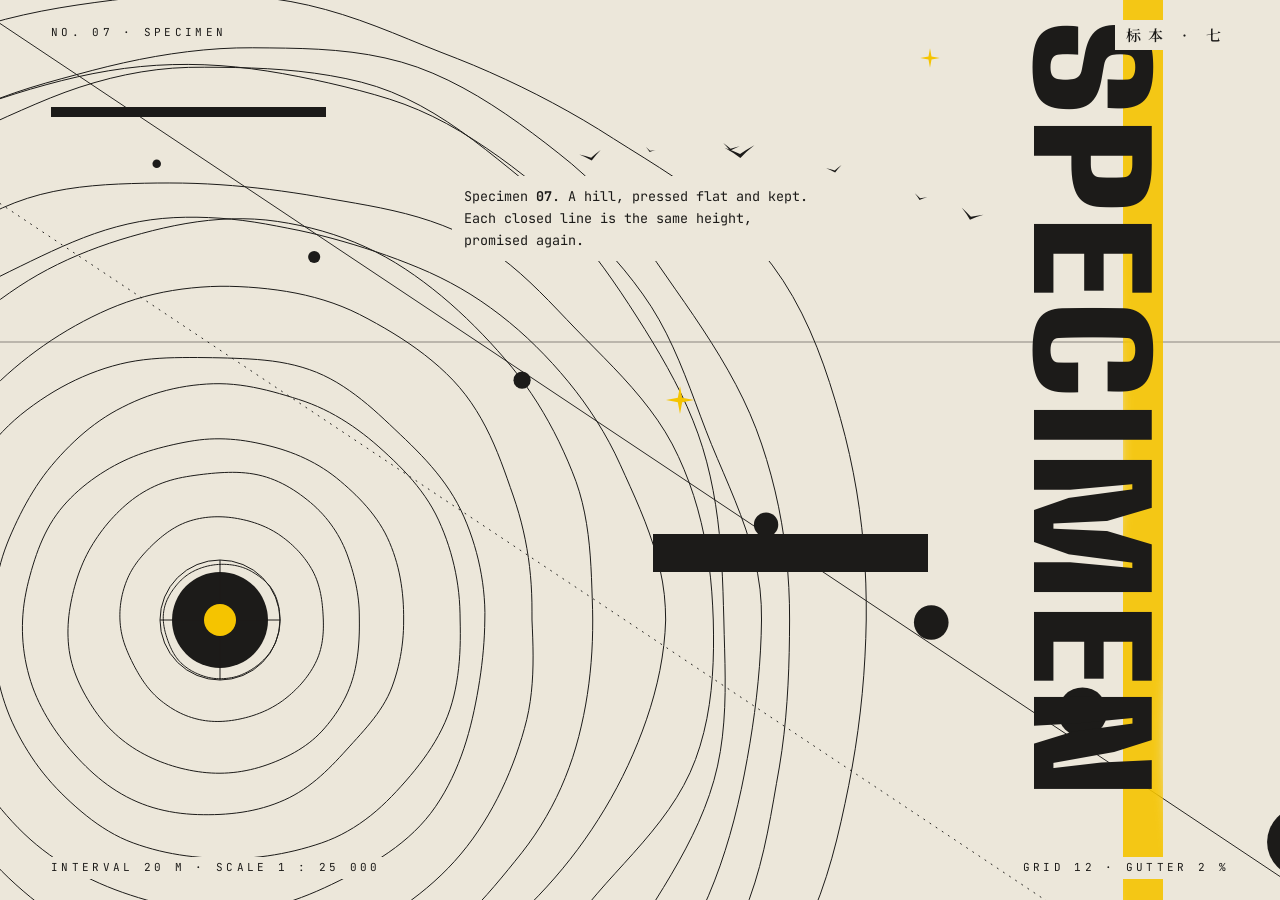
<file: examples/asymmetric-grid.html>
<!doctype html>
<html lang="en">
<head>
<meta charset="utf-8">
<meta name="viewport" content="width=device-width, initial-scale=1">
<title>Specimen 07 · KCL example · Asymmetric Grid</title>
<link rel="preconnect" href="https://fonts.googleapis.com">
<link href="https://fonts.googleapis.com/css2?family=Big+Shoulders+Display:wght@900&family=JetBrains+Mono:wght@400;700&display=swap" rel="stylesheet">
<link href="https://fonts.googleapis.com/css2?family=Noto+Serif+SC:wght@600&text=标本七号等高&display=swap" rel="stylesheet">
<style>
  /* KCL example: Asymmetric Grid, Mono mode. Tension: a hill pressed flat, pinned by a twelve-column grid. */
  :root {
    --paper: #ece7da;
    --ink: #1c1b19;
    --signal: #f5c400;
    --ghost: color-mix(in oklab, var(--ink) 12%, transparent);
    --display: "Big Shoulders Display", "Liberation Sans Narrow", "Arial Narrow", sans-serif;
    --text: "JetBrains Mono", "DejaVu Sans Mono", monospace;
    --cjk: "Noto Serif SC", "Noto Serif CJK SC", serif;
    --margin: 4%;
    --gutter: 2vw;
  }
  * { box-sizing: border-box; }
  html { background: var(--paper); }
  body { margin: 0; color: var(--ink); font-family: var(--text); }

  /* The stage is a 12-column grid (archetype 3). Subject and System bleed under it. */
  .stage { position: relative; min-height: 100vh; overflow: hidden;
    display: grid; grid-template-columns: repeat(12, minmax(0, 1fr)); grid-template-rows: repeat(12, 1fr);
    column-gap: var(--gutter); padding: calc(var(--margin) * 0.75) var(--margin); }
  .bleed { position: absolute; inset: 0; pointer-events: none; }
  .l-subject { z-index: 1; }
  .l-system { z-index: 3; }
  .l-signal { z-index: 4; }
  .l-overlay { z-index: 8; }
  .stage > .cell { position: relative; z-index: 5; }
  .stage svg.full { position: absolute; inset: 0; width: 100%; height: 100%; }

  /* Plane layer: column-aligned ink bars. */
  .bar-a { grid-column: 7 / 10; grid-row: 8 / 9; background: var(--ink); z-index: 2; align-self: center; height: 56%; }
  .bar-b { grid-column: 1 / 4; grid-row: 2 / 3; background: var(--ink); z-index: 2; align-self: start; height: 14%; }

  /* Plane type: vertical, condensed, stretched along its reading axis, bleeding off the bottom. */
  .plane-type { grid-column: 10 / 13; grid-row: 1 / 13; z-index: 2; justify-self: center; align-self: start;
    writing-mode: vertical-rl; font: 900 11.5vw/0.9 var(--display); letter-spacing: 0.02em; text-transform: uppercase;
    transform: scaleY(1.35); transform-origin: top center; color: var(--ink); margin-top: -2vh; user-select: none; }

  /* Mark type at the content corners. */
  .mark { position: absolute; z-index: 6; padding: 0.5em 0.7em; margin: -0.5em -0.7em; background: var(--paper); font: 400 11px/1 var(--text); letter-spacing: 0.3em; text-transform: uppercase; white-space: nowrap; }
  .mark.tl { left: var(--margin); top: 3%; } .mark.tr { right: var(--margin); top: 3%; }
  .mark.bl { left: var(--margin); bottom: 3%; } .mark.br { right: var(--margin); bottom: 3%; }
  .mark.cjk { font: 600 15px/1 var(--cjk); letter-spacing: 0.5em; }

  /* Voice in the quiet zone, four columns wide. */
  .voice { grid-column: 5 / 9; grid-row: 3 / 6; align-self: start; justify-self: start; margin: 0; padding: 0.7em 0.9em; background: var(--paper);
    font: 400 clamp(13px, 1.05vw, 16px)/1.65 var(--text); }
  .voice b { font-weight: 700; }

  .l-overlay { background-image: radial-gradient(var(--ink) 0.55px, transparent 0.7px); background-size: 4px 4px; opacity: 0.16; }

  /* Motion (MOT): contours rotate around the pin, rhythm points drift along the diagonal, stars twinkle. */
  .contours { transform-box: view-box; transform-origin: 300px 620px; animation: spin 320s linear infinite; }
  @keyframes spin { to { transform: rotate(1turn); } }
  .rhythm { animation: along 41s ease-in-out infinite alternate; }
  @keyframes along { to { transform: translate(14px, 8px); } }
  .marks path { transform-box: fill-box; transform-origin: center; animation: twinkle 2.9s ease-in-out infinite; animation-delay: calc(var(--i, 0) * -0.9s); }
  @keyframes twinkle { 50% { transform: scale(0.72); opacity: 0.8; } }
  @media (prefers-reduced-motion: reduce) { .stage *, .band *, main * { animation-play-state: paused !important; } }

  @media (max-width: 1100px) {
    .stage { grid-template-columns: repeat(6, minmax(0, 1fr)); }
    .bar-a { grid-column: 4 / 6; } .bar-b { grid-column: 1 / 3; }
    .plane-type { grid-column: 5 / 7; font-size: 16vw; }
    .voice { grid-column: 2 / 5; }
  }
  @media (max-width: 720px) {
    .stage { grid-template-columns: repeat(4, minmax(0, 1fr)); }
    .bar-a { grid-column: 3 / 5; } .bar-b { grid-column: 1 / 3; }
    .plane-type { grid-column: 1 / 5; grid-row: 1 / 3; writing-mode: horizontal-tb; font-size: 24vw; transform: scaleY(1.6); margin-top: 1vh; justify-self: start; }
    .voice { grid-column: 1 / 4; grid-row: 4 / 7; }
    .mark.bl, .mark.tr { display: none; }
  }
</style>
</head>
<body>
<svg width="0" height="0" aria-hidden="true" style="position:absolute">
  <defs><filter id="soft" x="-50%" y="-10%" width="200%" height="120%"><feGaussianBlur stdDeviation="6"/></filter></defs>
</svg>
<main class="stage" aria-label="Specimen 07, a KCL composition">
  <div class="bleed l-subject">
    <svg class="full" viewBox="0 0 1440 900" preserveAspectRatio="xMidYMid slice" aria-hidden="true">
      <!-- Subject: a hill as contours (level one), with its silhouette level as a single filled core. -->
      <circle cx="300" cy="620" r="48" fill="var(--ink)"/>
      <g class="contours" stroke="var(--ink)" stroke-width="1" vector-effect="non-scaling-stroke" fill="none">
  <path d="M360.02,620 L359.98,621.71 L359.89,623.42 L359.75,625.13 L359.56,626.83 L359.32,628.53 L359.03,630.21 L358.69,631.89 L358.3,633.56 L357.87,635.21 L357.39,636.85 L356.87,638.48 L356.3,640.09 L355.69,641.68 L355.04,643.26 L354.35,644.82 L353.62,646.36 L352.82,647.87 L351.97,649.35 L351.06,650.79 L350.11,652.21 L349.12,653.59 L348.08,654.93 L347.01,656.25 L345.89,657.53 L344.74,658.77 L343.56,659.98 L342.35,661.16 L341.11,662.3 L339.84,663.41 L338.55,664.49 L337.24,665.54 L335.9,666.55 L334.54,667.54 L333.15,668.49 L331.75,669.4 L330.32,670.28 L328.87,671.12 L327.4,671.93 L325.92,672.71 L324.41,673.45 L322.88,674.14 L321.33,674.79 L319.77,675.4 L318.18,675.96 L316.58,676.47 L314.96,676.92 L313.33,677.32 L311.68,677.65 L310.03,677.93 L308.36,678.17 L306.7,678.37 L305.03,678.53 L303.35,678.65 L301.68,678.72 L300,678.74 L298.32,678.71 L296.65,678.63 L294.98,678.49 L293.31,678.31 L291.65,678.07 L290,677.78 L288.36,677.43 L286.74,677.03 L285.13,676.58 L283.54,676.07 L281.96,675.52 L280.4,674.94 L278.85,674.33 L277.31,673.68 L275.79,673 L274.3,672.28 L272.82,671.51 L271.37,670.7 L269.94,669.84 L268.55,668.94 L267.18,668 L265.84,667.02 L264.53,665.99 L263.26,664.93 L262.02,663.83 L260.82,662.69 L259.66,661.51 L258.55,660.28 L257.5,659.01 L256.5,657.69 L255.55,656.34 L254.65,654.97 L253.8,653.57 L252.98,652.15 L252.21,650.71 L251.48,649.26 L250.79,647.79 L250.13,646.31 L249.5,644.83 L248.9,643.34 L248.33,641.84 L247.78,640.33 L247.25,638.82 L246.74,637.31 L246.26,635.78 L245.8,634.25 L245.37,632.7 L244.97,631.15 L244.61,629.59 L244.28,628.01 L243.99,626.43 L243.75,624.83 L243.55,623.23 L243.4,621.62 L243.31,620 L243.26,618.38 L243.28,616.76 L243.34,615.13 L243.47,613.51 L243.66,611.9 L243.91,610.29 L244.22,608.7 L244.59,607.11 L245.01,605.55 L245.5,604 L246.04,602.47 L246.64,600.96 L247.29,599.48 L247.99,598.02 L248.74,596.59 L249.52,595.18 L250.34,593.8 L251.19,592.43 L252.07,591.1 L252.98,589.78 L253.91,588.49 L254.87,587.21 L255.85,585.95 L256.86,584.72 L257.89,583.51 L258.95,582.33 L260.05,581.17 L261.17,580.05 L262.34,578.96 L263.53,577.91 L264.76,576.9 L266.01,575.92 L267.3,574.99 L268.61,574.09 L269.95,573.23 L271.31,572.42 L272.7,571.65 L274.11,570.93 L275.54,570.24 L276.98,569.6 L278.44,568.99 L279.92,568.41 L281.4,567.87 L282.9,567.37 L284.41,566.91 L285.93,566.48 L287.47,566.1 L289.01,565.75 L290.56,565.44 L292.12,565.17 L293.68,564.93 L295.25,564.73 L296.83,564.57 L298.41,564.45 L300,564.36 L301.59,564.31 L303.18,564.31 L304.78,564.34 L306.38,564.41 L307.98,564.52 L309.58,564.66 L311.18,564.84 L312.77,565.07 L314.37,565.33 L315.96,565.64 L317.55,565.99 L319.13,566.38 L320.7,566.82 L322.27,567.31 L323.82,567.85 L325.35,568.44 L326.87,569.07 L328.37,569.77 L329.84,570.51 L331.29,571.31 L332.72,572.15 L334.14,573.02 L335.55,573.9 L336.95,574.82 L338.34,575.76 L339.71,576.74 L341.06,577.75 L342.39,578.8 L343.7,579.9 L344.97,581.03 L346.21,582.22 L347.41,583.44 L348.56,584.72 L349.66,586.04 L350.71,587.41 L351.69,588.83 L352.61,590.29 L353.47,591.79 L354.26,593.32 L355,594.88 L355.67,596.47 L356.29,598.08 L356.86,599.71 L357.37,601.36 L357.83,603.02 L358.23,604.69 L358.6,606.37 L358.91,608.06 L359.18,609.76 L359.42,611.46 L359.61,613.16 L359.77,614.87 L359.9,616.58 L359.99,618.29 Z"/>
  <path d="M403.32,620 L403.39,622.95 L403.4,625.91 L403.35,628.88 L403.22,631.84 L403.01,634.81 L402.71,637.77 L402.32,640.73 L401.83,643.68 L401.23,646.61 L400.52,649.52 L399.7,652.39 L398.76,655.24 L397.69,658.04 L396.51,660.78 L395.2,663.48 L393.8,666.12 L392.31,668.71 L390.74,671.25 L389.1,673.73 L387.38,676.15 L385.59,678.52 L383.74,680.84 L381.83,683.1 L379.86,685.3 L377.83,687.44 L375.76,689.53 L373.64,691.57 L371.47,693.54 L369.26,695.47 L367.01,697.34 L364.72,699.15 L362.38,700.89 L359.98,702.56 L357.54,704.15 L355.06,705.67 L352.54,707.12 L349.98,708.5 L347.38,709.8 L344.75,711.02 L342.1,712.18 L339.41,713.26 L336.71,714.28 L333.98,715.23 L331.23,716.11 L328.46,716.92 L325.67,717.67 L322.87,718.35 L320.06,718.98 L317.23,719.55 L314.38,720.05 L311.53,720.48 L308.66,720.84 L305.78,721.12 L302.89,721.33 L300,721.45 L297.1,721.48 L294.2,721.43 L291.3,721.28 L288.41,721.04 L285.52,720.69 L282.65,720.24 L279.8,719.69 L276.97,719.04 L274.16,718.3 L271.38,717.46 L268.63,716.54 L265.92,715.53 L263.24,714.42 L260.61,713.21 L258.02,711.91 L255.49,710.54 L252.99,709.09 L250.55,707.57 L248.15,705.98 L245.8,704.34 L243.49,702.64 L241.23,700.89 L239.03,699.07 L236.9,697.17 L234.84,695.2 L232.85,693.17 L230.93,691.07 L229.08,688.92 L227.31,686.72 L225.6,684.47 L223.95,682.18 L222.37,679.86 L220.84,677.51 L219.37,675.13 L217.95,672.73 L216.57,670.31 L215.23,667.87 L213.93,665.41 L212.67,662.94 L211.44,660.45 L210.23,657.94 L209.07,655.4 L207.94,652.85 L206.86,650.26 L205.82,647.65 L204.85,645.01 L203.95,642.33 L203.13,639.63 L202.4,636.89 L201.76,634.13 L201.21,631.34 L200.76,628.52 L200.41,625.69 L200.15,622.85 L199.97,620 L199.88,617.14 L199.88,614.27 L199.96,611.41 L200.14,608.54 L200.4,605.68 L200.75,602.82 L201.19,599.98 L201.72,597.15 L202.34,594.33 L203.05,591.53 L203.84,588.76 L204.71,586 L205.67,583.27 L206.7,580.57 L207.82,577.9 L209.04,575.28 L210.36,572.7 L211.77,570.17 L213.27,567.7 L214.86,565.28 L216.51,562.91 L218.24,560.6 L220.04,558.34 L221.88,556.13 L223.78,553.96 L225.72,551.83 L227.7,549.74 L229.71,547.68 L231.76,545.65 L233.84,543.64 L235.96,541.69 L238.13,539.77 L240.34,537.88 L242.59,536.05 L244.9,534.26 L247.25,532.53 L249.66,530.86 L252.12,529.26 L254.64,527.74 L257.21,526.3 L259.83,524.95 L262.51,523.71 L265.24,522.57 L268.01,521.55 L270.83,520.64 L273.67,519.84 L276.54,519.13 L279.44,518.51 L282.35,517.99 L285.27,517.56 L288.21,517.23 L291.15,516.98 L294.1,516.82 L297.05,516.75 L300,516.77 L302.95,516.87 L305.89,517.05 L308.82,517.31 L311.74,517.65 L314.66,518.06 L317.56,518.55 L320.44,519.11 L323.32,519.71 L326.18,520.38 L329.03,521.12 L331.86,521.94 L334.67,522.82 L337.46,523.78 L340.23,524.82 L342.96,525.93 L345.67,527.12 L348.34,528.39 L350.97,529.75 L353.56,531.18 L356.1,532.7 L358.6,534.3 L361.04,535.99 L363.43,537.74 L365.79,539.55 L368.09,541.42 L370.35,543.35 L372.56,545.34 L374.72,547.39 L376.82,549.49 L378.87,551.66 L380.85,553.89 L382.77,556.18 L384.62,558.52 L386.41,560.92 L388.12,563.37 L389.75,565.88 L391.3,568.44 L392.77,571.05 L394.12,573.72 L395.36,576.45 L396.49,579.22 L397.51,582.04 L398.42,584.88 L399.24,587.76 L399.96,590.65 L400.59,593.56 L401.13,596.48 L401.6,599.41 L402,602.35 L402.34,605.29 L402.62,608.23 L402.85,611.17 L403.04,614.11 L403.19,617.05 Z"/>
  <path d="M439.35,620 L439.38,623.98 L439.36,627.97 L439.3,631.96 L439.17,635.97 L438.98,639.98 L438.72,644.01 L438.38,648.04 L437.96,652.08 L437.45,656.13 L436.84,660.18 L436.14,664.23 L435.33,668.29 L434.41,672.33 L433.36,676.36 L432.18,680.36 L430.84,684.33 L429.36,688.26 L427.75,692.14 L426,695.98 L424.11,699.76 L422.1,703.49 L419.97,707.16 L417.71,710.77 L415.34,714.31 L412.86,717.8 L410.28,721.22 L407.6,724.57 L404.83,727.86 L401.96,731.09 L398.95,734.2 L395.82,737.18 L392.55,740.03 L389.18,742.74 L385.69,745.32 L382.12,747.78 L378.46,750.11 L374.72,752.32 L370.92,754.41 L367.06,756.4 L363.15,758.28 L359.19,760.06 L355.18,761.73 L351.14,763.32 L347.05,764.81 L342.93,766.2 L338.76,767.47 L334.56,768.63 L330.32,769.66 L326.06,770.57 L321.76,771.35 L317.44,772 L313.1,772.51 L308.74,772.89 L304.37,773.13 L300,773.23 L295.62,773.19 L291.25,773.01 L286.88,772.7 L282.53,772.25 L278.19,771.68 L273.87,770.99 L269.57,770.19 L265.29,769.28 L261.03,768.27 L256.79,767.15 L252.59,765.91 L248.42,764.57 L244.28,763.12 L240.17,761.57 L236.11,759.91 L232.09,758.13 L228.11,756.24 L224.19,754.24 L220.32,752.13 L216.52,749.9 L212.79,747.55 L209.13,745.07 L205.56,742.47 L202.07,739.76 L198.67,736.94 L195.36,734.01 L192.15,730.98 L189.03,727.85 L186.01,724.61 L183.11,721.28 L180.32,717.87 L177.63,714.36 L175.05,710.78 L172.58,707.13 L170.2,703.42 L167.9,699.66 L165.68,695.85 L163.55,692 L161.52,688.09 L159.6,684.12 L157.81,680.09 L156.13,676.01 L154.57,671.89 L153.17,667.71 L151.92,663.48 L150.84,659.21 L149.94,654.9 L149.21,650.55 L148.66,646.19 L148.28,641.81 L148.05,637.43 L147.95,633.06 L147.99,628.69 L148.16,624.34 L148.46,620 L148.89,615.68 L149.44,611.39 L150.11,607.13 L150.87,602.89 L151.71,598.68 L152.63,594.5 L153.64,590.34 L154.74,586.22 L155.92,582.13 L157.19,578.07 L158.56,574.04 L160.02,570.05 L161.58,566.11 L163.23,562.2 L164.99,558.34 L166.86,554.54 L168.84,550.79 L170.94,547.12 L173.13,543.5 L175.41,539.93 L177.77,536.42 L180.21,532.97 L182.73,529.57 L185.34,526.25 L188.04,522.98 L190.81,519.79 L193.66,516.66 L196.6,513.6 L199.61,510.62 L202.7,507.72 L205.88,504.9 L209.14,502.17 L212.48,499.54 L215.91,497.02 L219.43,494.63 L223.03,492.36 L226.72,490.24 L230.48,488.24 L234.3,486.38 L238.19,484.65 L242.14,483.08 L246.14,481.66 L250.18,480.38 L254.27,479.24 L258.38,478.25 L262.51,477.38 L266.66,476.63 L270.81,475.96 L274.97,475.35 L279.12,474.79 L283.28,474.27 L287.44,473.8 L291.62,473.39 L295.8,473.03 L300,472.73 L304.21,472.51 L308.44,472.36 L312.68,472.32 L316.94,472.39 L321.2,472.59 L325.45,472.92 L329.7,473.41 L333.93,474.07 L338.14,474.91 L342.31,475.92 L346.43,477.11 L350.49,478.48 L354.5,480.02 L358.44,481.71 L362.31,483.57 L366.1,485.56 L369.82,487.69 L373.46,489.93 L377.02,492.28 L380.51,494.73 L383.93,497.26 L387.27,499.88 L390.56,502.56 L393.76,505.33 L396.87,508.21 L399.86,511.19 L402.75,514.27 L405.52,517.45 L408.18,520.71 L410.73,524.05 L413.16,527.47 L415.47,530.96 L417.65,534.52 L419.71,538.14 L421.64,541.82 L423.45,545.56 L425.11,549.34 L426.65,553.17 L428.06,557.04 L429.4,560.9 L430.67,564.78 L431.87,568.66 L432.99,572.55 L434.03,576.45 L434.99,580.36 L435.86,584.29 L436.64,588.22 L437.33,592.17 L437.92,596.13 L438.42,600.1 L438.81,604.07 L439.09,608.05 L439.26,612.04 L439.32,616.02 Z"/>
  <path d="M483.63,620 L483.6,625.25 L483.43,630.49 L483.11,635.73 L482.65,640.96 L482.04,646.17 L481.3,651.37 L480.41,656.55 L479.37,661.71 L478.19,666.84 L476.86,671.93 L475.39,676.99 L473.77,682 L472.01,686.97 L470.03,691.85 L467.78,696.62 L465.31,701.28 L462.62,705.81 L459.76,710.22 L456.74,714.52 L453.6,718.72 L450.36,722.81 L447.04,726.83 L443.65,730.77 L440.22,734.66 L436.76,738.51 L433.29,742.33 L429.82,746.16 L426.34,750 L422.84,753.84 L419.29,757.67 L415.69,761.48 L412.01,765.26 L408.24,768.98 L404.38,772.65 L400.41,776.24 L396.33,779.74 L392.12,783.12 L387.79,786.38 L383.33,789.48 L378.74,792.42 L374.03,795.17 L369.19,797.71 L364.24,800.05 L359.2,802.2 L354.08,804.17 L348.88,805.96 L343.61,807.55 L338.29,808.97 L332.92,810.22 L327.5,811.3 L322.05,812.22 L316.57,812.98 L311.07,813.59 L305.54,814.07 L300,814.41 L294.44,814.62 L288.87,814.71 L283.28,814.7 L277.67,814.58 L272.06,814.32 L266.45,813.89 L260.83,813.3 L255.23,812.54 L249.64,811.59 L244.08,810.46 L238.55,809.13 L233.06,807.6 L227.64,805.86 L222.28,803.91 L216.99,801.76 L211.8,799.4 L206.7,796.83 L201.7,794.06 L196.81,791.13 L192.02,788.02 L187.36,784.74 L182.81,781.3 L178.38,777.72 L174.06,774.02 L169.85,770.2 L165.75,766.27 L161.75,762.25 L157.85,758.15 L154.04,753.96 L150.31,749.71 L146.67,745.38 L143.13,740.97 L139.7,736.46 L136.39,731.87 L133.2,727.2 L130.13,722.44 L127.18,717.59 L124.37,712.67 L121.69,707.67 L119.15,702.59 L116.78,697.43 L114.59,692.19 L112.57,686.88 L110.74,681.49 L109.11,676.05 L107.66,670.56 L106.37,665.03 L105.27,659.46 L104.34,653.86 L103.59,648.24 L103.03,642.6 L102.65,636.95 L102.45,631.3 L102.43,625.64 L102.59,620 L102.93,614.37 L103.45,608.76 L104.15,603.18 L105.02,597.63 L106.05,592.11 L107.21,586.64 L108.51,581.2 L109.93,575.8 L111.42,570.43 L113,565.09 L114.68,559.79 L116.47,554.52 L118.39,549.29 L120.44,544.12 L122.65,539.01 L125.02,533.97 L127.57,529.02 L130.3,524.17 L133.23,519.44 L136.36,514.83 L139.68,510.38 L143.21,506.08 L146.9,501.94 L150.73,497.94 L154.68,494.08 L158.75,490.36 L162.93,486.79 L167.21,483.36 L171.57,480.07 L176.01,476.91 L180.53,473.89 L185.1,471 L189.73,468.23 L194.42,465.6 L199.17,463.11 L203.97,460.76 L208.82,458.54 L213.72,456.49 L218.67,454.58 L223.65,452.82 L228.66,451.18 L233.68,449.65 L238.72,448.24 L243.76,446.92 L248.81,445.68 L253.87,444.51 L258.94,443.41 L264.01,442.38 L269.1,441.46 L274.21,440.64 L279.34,439.93 L284.49,439.39 L289.65,439.02 L294.82,438.83 L300,438.8 L305.17,438.93 L310.34,439.22 L315.49,439.65 L320.63,440.23 L325.74,440.95 L330.84,441.8 L335.91,442.77 L340.96,443.85 L345.99,445.03 L351.01,446.29 L356,447.65 L360.97,449.12 L365.9,450.73 L370.8,452.46 L375.66,454.34 L380.46,456.35 L385.21,458.51 L389.89,460.82 L394.51,463.27 L399.05,465.87 L403.51,468.63 L407.87,471.53 L412.13,474.58 L416.29,477.78 L420.34,481.12 L424.33,484.53 L428.26,488.02 L432.14,491.59 L435.94,495.24 L439.66,498.98 L443.29,502.83 L446.82,506.79 L450.23,510.85 L453.51,515.03 L456.65,519.33 L459.63,523.74 L462.42,528.28 L465.02,532.93 L467.4,537.69 L469.58,542.56 L471.59,547.49 L473.44,552.48 L475.12,557.52 L476.63,562.61 L477.99,567.74 L479.19,572.9 L480.23,578.09 L481.12,583.3 L481.87,588.53 L482.48,593.76 L482.96,599.01 L483.3,604.26 L483.53,609.51 L483.64,614.75 Z"/>
  <path d="M540.14,620 L540.27,626.86 L540.32,633.74 L540.27,640.64 L540.08,647.55 L539.76,654.47 L539.27,661.41 L538.6,668.35 L537.74,675.28 L536.66,682.21 L535.36,689.11 L533.82,695.97 L532.02,702.78 L529.94,709.52 L527.54,716.16 L524.83,722.68 L521.83,729.07 L518.58,735.33 L515.09,741.47 L511.39,747.47 L507.49,753.35 L503.42,759.1 L499.2,764.73 L494.84,770.25 L490.37,775.66 L485.79,780.99 L481.12,786.23 L476.38,791.41 L471.53,796.5 L466.56,801.48 L461.45,806.33 L456.18,811 L450.74,815.49 L445.14,819.77 L439.39,823.85 L433.47,827.69 L427.41,831.28 L421.2,834.62 L414.85,837.67 L408.37,840.42 L401.78,842.87 L395.11,845.06 L388.41,847.08 L381.69,848.95 L374.95,850.66 L368.18,852.2 L361.4,853.59 L354.6,854.8 L347.79,855.86 L340.97,856.75 L334.14,857.46 L327.31,858.01 L320.47,858.38 L313.64,858.59 L306.82,858.64 L300,858.53 L293.19,858.26 L286.4,857.85 L279.62,857.31 L272.85,856.64 L266.1,855.81 L259.36,854.82 L252.65,853.67 L245.97,852.34 L239.33,850.83 L232.72,849.13 L226.16,847.25 L219.65,845.19 L213.2,842.95 L206.84,840.44 L200.61,837.63 L194.53,834.52 L188.58,831.16 L182.79,827.56 L177.14,823.75 L171.63,819.75 L166.26,815.59 L161.02,811.29 L155.9,806.87 L150.89,802.36 L145.97,797.76 L141.16,793.07 L136.49,788.25 L131.94,783.33 L127.54,778.28 L123.29,773.12 L119.2,767.84 L115.28,762.44 L111.53,756.93 L107.93,751.33 L104.48,745.66 L101.17,739.9 L98.03,734.06 L95.04,728.15 L92.2,722.17 L89.57,716.1 L87.16,709.95 L84.95,703.73 L82.92,697.45 L81.09,691.13 L79.45,684.76 L77.98,678.36 L76.69,671.93 L75.56,665.48 L74.59,659.01 L73.82,652.52 L73.24,646.02 L72.85,639.51 L72.65,633 L72.59,626.5 L72.66,620 L72.87,613.51 L73.25,607.03 L73.78,600.57 L74.49,594.13 L75.38,587.71 L76.46,581.32 L77.73,574.96 L79.18,568.65 L80.83,562.39 L82.67,556.19 L84.72,550.05 L86.97,543.99 L89.39,538 L91.95,532.08 L94.6,526.2 L97.34,520.36 L100.19,514.57 L103.14,508.83 L106.22,503.15 L109.42,497.52 L112.76,491.97 L116.23,486.49 L119.85,481.08 L123.63,475.78 L127.57,470.59 L131.68,465.52 L135.93,460.55 L140.3,455.68 L144.79,450.89 L149.4,446.2 L154.13,441.61 L158.99,437.14 L163.99,432.79 L169.12,428.59 L174.38,424.54 L179.79,420.65 L185.33,416.95 L191.01,413.44 L196.82,410.14 L202.75,407.05 L208.76,404.09 L214.85,401.3 L221.04,398.71 L227.32,396.32 L233.68,394.12 L240.1,392.14 L246.6,390.35 L253.15,388.78 L259.75,387.42 L266.39,386.27 L273.07,385.32 L279.78,384.6 L286.51,384.06 L293.25,383.74 L300,383.69 L306.74,383.92 L313.47,384.41 L320.17,385.15 L326.83,386.12 L333.46,387.3 L340.04,388.66 L346.57,390.18 L353.06,391.84 L359.51,393.62 L365.92,395.49 L372.32,397.43 L378.7,399.44 L385.04,401.57 L391.31,403.93 L397.5,406.51 L403.59,409.31 L409.59,412.31 L415.48,415.51 L421.27,418.9 L426.95,422.46 L432.54,426.17 L438.01,430.04 L443.39,434.05 L448.66,438.2 L453.83,442.47 L458.9,446.87 L463.9,451.35 L468.85,455.91 L473.74,460.55 L478.56,465.28 L483.29,470.13 L487.91,475.1 L492.41,480.2 L496.77,485.45 L500.96,490.85 L504.96,496.4 L508.75,502.11 L512.3,507.98 L515.59,514 L518.6,520.17 L521.37,526.45 L523.96,532.8 L526.37,539.23 L528.59,545.73 L530.62,552.29 L532.45,558.9 L534.1,565.56 L535.54,572.27 L536.79,579.02 L537.84,585.8 L538.69,592.61 L539.33,599.44 L539.77,606.29 L540.02,613.14 Z"/>
  <path d="M564.82,620 L564.67,627.56 L564.36,635.12 L563.91,642.67 L563.32,650.21 L562.59,657.75 L561.73,665.29 L560.75,672.83 L559.64,680.38 L558.42,687.93 L557.08,695.48 L555.63,703.06 L554.07,710.65 L552.38,718.26 L550.52,725.87 L548.49,733.48 L546.26,741.08 L543.82,748.65 L541.16,756.19 L538.27,763.68 L535.14,771.11 L531.75,778.47 L528.1,785.72 L524.17,792.86 L519.96,799.86 L515.46,806.7 L510.65,813.33 L505.49,819.7 L500,825.79 L494.22,831.62 L488.19,837.18 L481.92,842.48 L475.46,847.53 L468.8,852.34 L462,856.92 L455.07,861.3 L448.03,865.49 L440.9,869.51 L433.69,873.38 L426.42,877.12 L419.1,880.8 L411.73,884.39 L404.29,887.87 L396.77,891.22 L389.16,894.41 L381.46,897.42 L373.66,900.22 L365.76,902.79 L357.77,905.09 L349.68,907.1 L341.52,908.78 L333.29,910.11 L325,911.06 L316.68,911.68 L308.34,911.98 L300,911.99 L291.67,911.72 L283.35,911.15 L275.07,910.27 L266.83,909.09 L258.64,907.67 L250.5,906.03 L242.42,904.19 L234.39,902.16 L226.41,899.97 L218.48,897.63 L210.6,895.14 L202.78,892.47 L195.02,889.63 L187.34,886.59 L179.73,883.36 L172.21,879.92 L164.79,876.26 L157.47,872.38 L150.27,868.3 L143.19,864 L136.24,859.49 L129.44,854.75 L122.8,849.8 L116.33,844.62 L110.05,839.21 L103.97,833.58 L98.08,827.77 L92.38,821.78 L86.85,815.63 L81.47,809.36 L76.22,802.98 L71.15,796.47 L66.25,789.83 L61.52,783.07 L56.94,776.21 L52.5,769.25 L48.18,762.21 L44.01,755.07 L40.02,747.83 L36.19,740.48 L32.53,733.03 L29.02,725.5 L25.66,717.88 L22.44,710.19 L19.34,702.41 L16.37,694.55 L13.55,686.61 L10.92,678.57 L8.53,670.44 L6.4,662.21 L4.58,653.9 L3.09,645.5 L1.97,637.04 L1.21,628.54 L0.83,620 L0.83,611.45 L1.25,602.92 L2.08,594.41 L3.33,585.96 L4.97,577.58 L6.96,569.29 L9.28,561.09 L11.9,553 L14.77,545.03 L17.85,537.15 L21.1,529.38 L24.51,521.71 L28.06,514.12 L31.72,506.62 L35.48,499.2 L39.32,491.83 L43.31,484.56 L47.49,477.4 L51.87,470.38 L56.47,463.49 L61.29,456.77 L66.33,450.23 L71.57,443.85 L76.98,437.64 L82.59,431.61 L88.39,425.79 L94.4,420.19 L100.63,414.85 L107.07,409.79 L113.64,404.93 L120.32,400.26 L127.11,395.79 L134.01,391.53 L141.02,387.49 L148.13,383.69 L155.35,380.12 L162.65,376.79 L170.05,373.71 L177.52,370.88 L185.06,368.31 L192.67,366.02 L200.33,363.99 L208.04,362.28 L215.81,360.88 L223.59,359.78 L231.38,358.94 L239.15,358.33 L246.9,357.92 L254.6,357.68 L262.27,357.55 L269.88,357.51 L277.46,357.52 L285,357.6 L292.51,357.7 L300,357.84 L307.48,358.04 L314.97,358.29 L322.45,358.6 L329.95,359.01 L337.45,359.53 L344.96,360.22 L352.46,361.09 L359.95,362.2 L367.4,363.59 L374.8,365.27 L382.12,367.26 L389.35,369.58 L396.46,372.26 L403.41,375.3 L410.2,378.7 L416.81,382.42 L423.25,386.42 L429.52,390.65 L435.63,395.08 L441.59,399.67 L447.41,404.42 L453.1,409.28 L458.66,414.24 L464.14,419.27 L469.55,424.33 L474.91,429.42 L480.28,434.5 L485.63,439.59 L490.94,444.75 L496.19,450 L501.36,455.35 L506.44,460.81 L511.4,466.41 L516.21,472.16 L520.87,478.06 L525.33,484.12 L529.59,490.35 L533.6,496.74 L537.35,503.3 L540.81,510.03 L543.97,516.9 L546.9,523.87 L549.62,530.94 L552.12,538.08 L554.41,545.3 L556.48,552.58 L558.33,559.93 L559.96,567.33 L561.37,574.77 L562.55,582.25 L563.5,589.77 L564.21,597.31 L564.69,604.86 L564.92,612.43 Z"/>
  <path d="M611.99,620 L612.38,628.92 L612.72,637.88 L612.97,646.88 L613.08,655.92 L613.01,665 L612.72,674.12 L612.18,683.26 L611.35,692.4 L610.19,701.53 L608.66,710.63 L606.73,719.66 L604.4,728.61 L601.83,737.51 L599.03,746.37 L596,755.18 L592.75,763.94 L589.28,772.64 L585.57,781.27 L581.62,789.82 L577.43,798.29 L572.99,806.66 L568.29,814.92 L563.34,823.06 L558.12,831.06 L552.64,838.91 L546.87,846.57 L540.82,854.04 L534.5,861.3 L527.91,868.33 L521.07,875.12 L513.98,881.69 L506.68,888.03 L499.17,894.14 L491.48,900.03 L483.61,905.7 L475.59,911.18 L467.42,916.46 L459.11,921.55 L450.65,926.4 L442.05,931.04 L433.3,935.43 L424.42,939.57 L415.41,943.45 L406.27,947.06 L397.01,950.39 L387.64,953.43 L378.17,956.17 L368.61,958.6 L358.96,960.7 L349.24,962.47 L339.45,963.82 L329.61,964.69 L319.73,965.12 L309.86,965.18 L300,964.89 L290.17,964.25 L280.37,963.29 L270.62,962.03 L260.93,960.51 L251.3,958.71 L241.74,956.66 L232.25,954.37 L222.83,951.87 L213.47,949.21 L204.16,946.39 L194.93,943.36 L185.8,940.07 L176.77,936.52 L167.86,932.67 L159.1,928.53 L150.49,924.08 L142.06,919.32 L133.83,914.25 L125.81,908.86 L118.02,903.16 L110.48,897.17 L103.12,890.98 L95.93,884.64 L88.91,878.15 L82.1,871.47 L75.48,864.63 L69.05,857.64 L62.8,850.52 L56.72,843.28 L50.8,835.93 L45.03,828.49 L39.42,820.94 L33.95,813.3 L28.65,805.54 L23.56,797.65 L18.69,789.64 L13.96,781.53 L9.36,773.36 L4.9,765.09 L0.59,756.73 L-3.53,748.27 L-7.45,739.7 L-11.15,731.02 L-14.59,722.22 L-17.76,713.3 L-20.62,704.28 L-23.07,695.13 L-25.04,685.86 L-26.51,676.5 L-27.55,667.09 L-28.19,657.66 L-28.48,648.21 L-28.44,638.78 L-28.09,629.37 L-27.48,620 L-26.65,610.67 L-25.63,601.38 L-24.46,592.13 L-23.15,582.92 L-21.74,573.74 L-20.21,564.59 L-18.54,555.46 L-16.59,546.38 L-14.34,537.37 L-11.79,528.45 L-8.95,519.61 L-5.83,510.88 L-2.42,502.26 L1.27,493.76 L5.22,485.38 L9.43,477.14 L13.88,469.03 L18.46,461.01 L23.14,453.05 L27.95,445.16 L32.96,437.4 L38.18,429.77 L43.59,422.28 L49.2,414.92 L55.01,407.71 L61.03,400.68 L67.27,393.83 L73.72,387.16 L80.37,380.69 L87.2,374.42 L94.19,368.31 L101.33,362.37 L108.62,356.59 L116.06,350.99 L123.63,345.57 L131.35,340.33 L139.21,335.27 L147.2,330.4 L155.31,325.72 L163.56,321.24 L171.93,316.95 L180.42,312.86 L189.04,309 L197.79,305.43 L206.67,302.15 L215.67,299.19 L224.78,296.54 L233.99,294.21 L243.27,292.2 L252.62,290.49 L262.03,289.09 L271.48,287.98 L280.97,287.13 L290.47,286.55 L300,286.28 L309.53,286.3 L319.06,286.61 L328.59,287.13 L338.11,287.86 L347.62,288.82 L357.11,290 L366.58,291.44 L376,293.15 L385.38,295.17 L394.7,297.5 L403.92,300.16 L413.04,303.17 L422.04,306.55 L430.88,310.31 L439.54,314.44 L448.04,318.89 L456.45,323.49 L464.77,328.23 L472.99,333.13 L481.09,338.21 L489.07,343.5 L496.89,349 L504.55,354.74 L512.01,360.72 L519.27,366.95 L526.29,373.44 L533.02,380.23 L539.41,387.33 L545.43,394.75 L551.05,402.46 L556.29,410.43 L561.16,418.61 L565.69,426.96 L569.9,435.45 L573.82,444.03 L577.47,452.68 L580.9,461.37 L584.15,470.07 L587.27,478.76 L590.31,487.42 L593.32,496.04 L596.19,504.68 L598.83,513.38 L601.22,522.13 L603.37,530.92 L605.27,539.76 L606.93,548.63 L608.35,557.52 L609.52,566.44 L610.46,575.36 L611.17,584.3 L611.64,593.23 L611.91,602.16 L611.97,611.09 Z"/>
  <path d="M672.72,620 L672.65,630.65 L672.36,641.29 L671.85,651.94 L671.1,662.58 L670.1,673.21 L668.86,683.83 L667.37,694.44 L665.62,705.02 L663.6,715.57 L661.31,726.09 L658.75,736.57 L655.89,746.98 L652.69,757.32 L649.14,767.55 L645.24,777.67 L641,787.66 L636.41,797.5 L631.47,807.19 L626.2,816.7 L620.59,826.03 L614.65,835.15 L608.38,844.05 L601.81,852.73 L594.99,861.21 L588.14,869.67 L581.19,878.07 L574.14,886.42 L566.94,894.67 L559.55,902.8 L551.92,910.73 L544.01,918.41 L535.78,925.76 L527.21,932.73 L518.29,939.24 L509,945.21 L499.34,950.58 L489.41,955.4 L479.27,959.75 L468.97,963.66 L458.55,967.18 L448.05,970.33 L437.5,973.16 L426.92,975.72 L416.34,978.06 L405.77,980.21 L395.22,982.24 L384.69,984.2 L374.19,986.14 L363.7,988.08 L353.2,990.01 L342.67,991.87 L332.09,993.62 L321.46,995.21 L310.76,996.58 L300,997.68 L289.19,998.47 L278.33,998.88 L267.46,998.86 L256.59,998.36 L245.74,997.38 L234.94,995.94 L224.2,994.07 L213.54,991.82 L202.95,989.21 L192.46,986.26 L182.05,983 L171.75,979.46 L161.53,975.66 L151.41,971.61 L141.37,967.35 L131.42,962.87 L121.56,958.18 L111.81,953.25 L102.26,947.91 L92.97,942.14 L83.93,935.99 L75.14,929.5 L66.58,922.71 L58.27,915.63 L50.18,908.3 L42.31,900.77 L34.62,893.07 L27.09,885.23 L19.7,877.26 L12.49,869.13 L5.45,860.86 L-1.42,852.43 L-8.09,843.84 L-14.55,835.08 L-20.78,826.15 L-26.76,817.04 L-32.48,807.76 L-37.92,798.3 L-43.07,788.68 L-47.92,778.89 L-52.45,768.95 L-56.6,758.84 L-60.38,748.58 L-63.84,738.22 L-67.02,727.77 L-69.89,717.23 L-72.48,706.62 L-74.78,695.94 L-76.79,685.21 L-78.46,674.41 L-79.8,663.58 L-80.79,652.71 L-81.44,641.81 L-81.75,630.91 L-81.71,620 L-81.33,609.11 L-80.61,598.24 L-79.6,587.4 L-78.29,576.59 L-76.7,565.84 L-74.83,555.13 L-72.68,544.48 L-70.27,533.9 L-67.61,523.37 L-64.7,512.91 L-61.58,502.52 L-58.3,492.16 L-54.88,481.83 L-51.27,471.55 L-47.47,461.32 L-43.44,451.14 L-39.15,441.05 L-34.57,431.06 L-29.69,421.19 L-24.48,411.47 L-18.9,401.94 L-12.93,392.64 L-6.57,383.6 L0.12,374.79 L7.11,366.21 L14.38,357.86 L21.91,349.74 L29.69,341.86 L37.7,334.2 L45.92,326.78 L54.34,319.57 L62.95,312.59 L71.73,305.81 L80.64,299.2 L89.68,292.74 L98.89,286.5 L108.29,280.52 L117.88,274.85 L127.66,269.48 L137.61,264.42 L147.71,259.64 L157.95,255.15 L168.32,250.93 L178.79,246.97 L189.38,243.26 L200.06,239.79 L210.83,236.55 L221.69,233.5 L232.62,230.64 L243.64,228 L254.75,225.62 L265.95,223.54 L277.23,221.78 L288.58,220.39 L300,219.4 L311.46,218.84 L322.95,218.74 L334.43,219.1 L345.9,219.97 L357.31,221.41 L368.66,223.26 L379.94,225.48 L391.14,228.08 L402.24,231.05 L413.22,234.42 L424.06,238.17 L434.76,242.32 L445.27,246.86 L455.6,251.8 L465.71,257.14 L475.59,262.87 L485.21,268.99 L494.61,275.4 L503.79,282.05 L512.76,288.93 L521.53,296.03 L530.08,303.32 L538.43,310.8 L546.58,318.44 L554.55,326.24 L562.33,334.17 L569.95,342.23 L577.4,350.41 L584.71,358.7 L591.82,367.14 L598.64,375.8 L605.19,384.67 L611.46,393.71 L617.46,402.93 L623.18,412.3 L628.64,421.83 L633.82,431.48 L638.75,441.26 L643.43,451.15 L647.86,461.14 L652.05,471.22 L655.97,481.41 L659.36,491.78 L662.22,502.31 L664.6,512.94 L666.54,523.65 L668.1,534.4 L669.32,545.17 L670.25,555.93 L670.95,566.67 L671.47,577.38 L671.88,588.06 L672.24,598.71 L672.58,609.36 Z"/>
  <path d="M745.67,620 L745.01,632.71 L743.81,645.38 L742.07,657.97 L739.85,670.47 L737.16,682.85 L734.03,695.11 L730.5,707.23 L726.6,719.2 L722.37,731.02 L717.83,742.68 L713.01,754.19 L707.9,765.54 L702.5,776.71 L696.82,787.7 L690.87,798.5 L684.66,809.13 L678.21,819.56 L671.53,829.81 L664.6,839.86 L657.44,849.71 L650.06,859.36 L642.45,868.8 L634.62,878.03 L626.58,887.04 L618.35,895.85 L609.96,904.48 L601.43,912.94 L592.73,921.22 L583.88,929.31 L574.87,937.22 L565.71,944.95 L556.38,952.48 L546.9,959.83 L537.25,966.97 L527.41,973.85 L517.25,980.28 L506.82,986.24 L496.16,991.76 L485.29,996.87 L474.27,1001.6 L463.11,1005.98 L451.85,1010.02 L440.49,1013.75 L429.07,1017.23 L417.6,1020.5 L406.09,1023.59 L394.53,1026.5 L382.91,1029.15 L371.21,1031.51 L359.46,1033.54 L347.64,1035.18 L335.77,1036.42 L323.86,1037.23 L311.93,1037.5 L300,1037.19 L288.11,1036.3 L276.28,1034.83 L264.55,1032.77 L252.94,1030.15 L241.48,1027.04 L230.17,1023.51 L219.03,1019.6 L208.06,1015.36 L197.26,1010.86 L186.61,1006.17 L176.07,1001.42 L165.62,996.63 L155.25,991.79 L144.94,986.91 L134.68,981.99 L124.51,976.93 L114.48,971.6 L104.59,966.03 L94.85,960.2 L85.27,954.13 L75.9,947.74 L66.77,941.01 L57.87,934 L49.17,926.76 L40.64,919.31 L32.28,911.7 L24.04,903.95 L15.84,896.15 L7.63,888.33 L-0.58,880.45 L-8.75,872.47 L-16.88,864.35 L-24.93,856.08 L-32.86,847.6 L-40.56,838.87 L-47.98,829.84 L-55.03,820.49 L-61.64,810.82 L-67.73,800.8 L-73.4,790.53 L-78.74,780.06 L-83.77,769.41 L-88.47,758.61 L-92.82,747.63 L-96.8,736.51 L-100.44,725.26 L-103.77,713.89 L-106.78,702.42 L-109.49,690.86 L-111.9,679.22 L-114.05,667.51 L-115.89,655.72 L-117.45,643.87 L-118.73,631.96 L-119.76,620 L-120.56,607.99 L-121.16,595.92 L-121.6,583.79 L-121.87,571.6 L-121.92,559.34 L-121.7,547.02 L-121.14,534.67 L-120.18,522.29 L-118.64,509.96 L-116.46,497.72 L-113.6,485.61 L-109.99,473.72 L-105.63,462.07 L-100.52,450.74 L-94.84,439.68 L-88.73,428.87 L-82.25,418.31 L-75.43,407.98 L-68.32,397.89 L-60.96,388.02 L-53.36,378.38 L-45.52,368.96 L-37.44,359.79 L-29.11,350.88 L-20.55,342.24 L-11.73,333.89 L-2.56,325.96 L6.98,318.49 L16.82,311.46 L26.93,304.87 L37.27,298.69 L47.76,292.89 L58.29,287.31 L68.81,281.9 L79.32,276.61 L89.79,271.41 L100.26,266.3 L110.7,261.23 L121.14,256.23 L131.63,251.32 L142.18,246.56 L152.83,241.99 L163.58,237.67 L174.47,233.65 L185.49,230.01 L196.64,226.77 L207.91,223.97 L219.28,221.63 L230.74,219.79 L242.27,218.47 L253.83,217.64 L265.41,217.24 L276.97,217.23 L288.5,217.57 L300,218.21 L311.45,219.16 L322.85,220.47 L334.18,222.09 L345.44,223.96 L356.64,226.03 L367.8,228.2 L378.94,230.42 L390.03,232.85 L401.06,235.51 L412.05,238.38 L423,241.44 L433.92,244.67 L444.81,248.07 L455.67,251.64 L466.51,255.4 L477.32,259.34 L488.11,263.5 L498.86,267.86 L509.56,272.48 L520.13,277.47 L530.56,282.81 L540.83,288.52 L550.93,294.59 L560.83,301.02 L570.53,307.79 L580.04,314.88 L589.33,322.29 L598.41,329.99 L607.27,337.99 L615.9,346.27 L624.33,354.8 L632.55,363.57 L640.56,372.57 L648.34,381.81 L655.88,391.29 L663.16,401.01 L670.14,410.97 L676.82,421.17 L683.17,431.61 L689.17,442.27 L694.8,453.15 L700.05,464.25 L705.14,475.45 L710.23,486.71 L715.27,498.07 L720.17,509.56 L724.86,521.2 L729.27,533.02 L733.33,545.01 L736.96,557.17 L740.06,569.51 L742.54,581.99 L744.31,594.59 L745.3,607.28 Z"/>
  <path d="M793.28,620 L793.52,634.1 L793.5,648.22 L793.13,662.35 L792.34,676.49 L791.08,690.61 L789.27,704.67 L786.86,718.65 L783.78,732.5 L779.99,746.17 L775.44,759.6 L770.03,772.72 L763.67,785.44 L756.5,797.73 L748.65,809.6 L740.27,821.06 L731.49,832.15 L722.44,842.9 L713.24,853.37 L703.99,863.62 L694.8,873.73 L685.76,883.78 L676.95,893.87 L668.34,904.03 L659.84,914.24 L651.32,924.42 L642.65,934.48 L633.76,944.36 L624.58,953.99 L615.09,963.32 L605.25,972.27 L595.01,980.78 L584.34,988.74 L573.24,996.08 L561.73,1002.77 L549.97,1008.96 L538.01,1014.7 L525.9,1020.02 L513.68,1024.96 L501.37,1029.57 L489.02,1033.9 L476.64,1037.99 L464.26,1041.89 L451.88,1045.66 L439.5,1049.35 L427.13,1052.98 L414.7,1056.38 L402.2,1059.48 L389.6,1062.22 L376.93,1064.52 L364.17,1066.35 L351.37,1067.69 L338.52,1068.51 L325.67,1068.87 L312.82,1068.81 L300,1068.37 L287.21,1067.59 L274.46,1066.6 L261.73,1065.58 L249,1064.48 L236.28,1063.2 L223.57,1061.67 L210.88,1059.84 L198.23,1057.65 L185.64,1055.05 L173.15,1052 L160.79,1048.44 L148.6,1044.33 L136.62,1039.64 L124.89,1034.36 L113.42,1028.56 L102.19,1022.32 L91.2,1015.71 L80.41,1008.85 L69.73,1001.86 L59.14,994.78 L48.62,987.63 L38.15,980.41 L27.69,973.14 L17.21,965.83 L6.71,958.48 L-3.79,951.01 L-14.26,943.37 L-24.64,935.5 L-34.9,927.37 L-44.99,918.93 L-54.84,910.16 L-64.42,901.01 L-73.65,891.47 L-82.47,881.53 L-90.83,871.17 L-98.67,860.41 L-106.04,849.3 L-112.94,837.89 L-119.5,826.26 L-125.76,814.44 L-131.67,802.42 L-137.24,790.23 L-142.55,777.9 L-147.59,765.43 L-152.33,752.82 L-156.63,740.03 L-160.45,727.07 L-163.61,713.94 L-165.97,700.64 L-167.6,687.23 L-168.7,673.78 L-169.32,660.31 L-169.49,646.85 L-169.26,633.41 L-168.66,620 L-167.72,606.64 L-166.49,593.33 L-165,580.06 L-163.29,566.84 L-161.34,553.67 L-159.14,540.54 L-156.68,527.46 L-153.95,514.44 L-150.94,501.47 L-147.59,488.58 L-143.88,475.77 L-139.79,463.08 L-135.3,450.52 L-130.41,438.11 L-125.13,425.85 L-119.52,413.74 L-113.66,401.73 L-107.47,389.89 L-100.83,378.29 L-93.78,366.93 L-86.35,355.82 L-78.55,344.97 L-70.43,334.36 L-61.99,324 L-53.28,313.88 L-44.32,303.99 L-35.13,294.31 L-25.74,284.82 L-16.18,275.5 L-6.35,266.45 L3.77,257.73 L14.19,249.35 L24.89,241.34 L35.87,233.72 L47.13,226.52 L58.66,219.79 L70.47,213.55 L82.52,207.83 L94.84,202.73 L107.42,198.3 L120.21,194.57 L133.19,191.54 L146.26,189.12 L159.38,187.23 L172.51,185.8 L185.6,184.76 L198.62,184.04 L211.56,183.55 L224.41,183.23 L237.17,183.03 L249.86,182.99 L262.47,183.09 L275.03,183.41 L287.54,183.95 L300,184.69 L312.41,185.62 L324.77,186.74 L337.1,188.02 L349.4,189.46 L361.67,191.06 L373.93,192.8 L386.18,194.68 L398.42,196.76 L410.68,198.91 L423.02,201.03 L435.43,203.18 L447.91,205.44 L460.45,207.89 L473.01,210.61 L485.57,213.65 L498.09,217.11 L510.51,221.04 L522.79,225.49 L534.9,230.46 L546.75,236.06 L558.21,242.38 L569.29,249.36 L579.98,256.92 L590.3,264.98 L600.29,273.45 L609.97,282.27 L619.39,291.35 L628.62,300.63 L637.71,310.05 L646.75,319.54 L655.85,329.02 L665.09,338.47 L674.45,347.95 L683.88,357.51 L693.3,367.24 L702.66,377.19 L711.85,387.42 L720.8,397.96 L729.42,408.87 L737.59,420.16 L745.21,431.85 L752.15,443.96 L758.35,456.46 L763.98,469.24 L769.07,482.27 L773.63,495.5 L777.66,508.92 L781.19,522.5 L784.22,536.2 L786.77,550.01 L788.87,563.91 L790.54,577.87 L791.79,591.88 L792.66,605.93 Z"/>
  <path d="M803.85,620 L804.2,634.4 L804.61,648.85 L804.97,663.37 L805.17,677.96 L805.11,692.62 L804.69,707.34 L803.81,722.09 L802.39,736.83 L800.32,751.51 L797.52,766.09 L793.9,780.48 L789.47,794.64 L784.34,808.57 L778.6,822.26 L772.32,835.7 L765.6,848.92 L758.51,861.93 L751.12,874.76 L743.51,887.44 L735.73,900.03 L727.84,912.55 L719.8,925 L711.48,937.3 L702.85,949.41 L693.86,961.29 L684.51,972.9 L674.74,984.19 L664.55,995.12 L653.91,1005.61 L642.8,1015.61 L631.22,1025.07 L619.22,1033.98 L606.89,1042.4 L594.38,1050.51 L581.69,1058.32 L568.84,1065.82 L555.83,1073.01 L542.64,1079.86 L529.29,1086.34 L515.76,1092.44 L502.06,1098.13 L488.19,1103.37 L474.2,1108.23 L460.07,1112.63 L445.77,1116.44 L431.35,1119.71 L416.85,1122.51 L402.29,1124.81 L387.68,1126.65 L373.05,1128.06 L358.41,1129.07 L343.78,1129.75 L329.17,1130.15 L314.58,1130.24 L300,1130.06 L285.44,1129.67 L270.89,1129.04 L256.36,1128.05 L241.87,1126.6 L227.44,1124.66 L213.09,1122.2 L198.85,1119.19 L184.75,1115.62 L170.82,1111.46 L157.12,1106.62 L143.72,1100.99 L130.67,1094.58 L117.99,1087.49 L105.68,1079.82 L93.73,1071.66 L82.13,1063.12 L70.87,1054.26 L59.89,1045.17 L49.18,1035.94 L38.66,1026.66 L28.19,1017.52 L17.68,1008.59 L7.21,999.7 L-3.19,990.79 L-13.52,981.82 L-23.74,972.74 L-33.75,963.42 L-43.5,953.82 L-52.94,943.92 L-62.02,933.69 L-70.68,923.1 L-78.86,912.15 L-86.58,900.87 L-94.01,889.42 L-101.19,877.83 L-108.12,866.1 L-114.8,854.25 L-121.23,842.26 L-127.38,830.13 L-133.21,817.84 L-138.72,805.4 L-143.93,792.84 L-148.7,780.1 L-152.91,767.16 L-156.54,754.05 L-159.6,740.81 L-162.18,727.48 L-164.32,714.08 L-166.09,700.66 L-167.58,687.23 L-168.87,673.8 L-170.01,660.37 L-171.08,646.94 L-172.21,633.49 L-173.51,620 L-175.03,606.43 L-176.68,592.74 L-178.33,578.92 L-179.82,564.95 L-181.04,550.84 L-181.83,536.62 L-182.07,522.32 L-181.6,508.01 L-180.27,493.76 L-178.08,479.62 L-175.16,465.61 L-171.45,451.79 L-167.02,438.17 L-162.01,424.75 L-156.48,411.53 L-150.51,398.5 L-144.19,385.63 L-137.68,372.83 L-131.11,360.03 L-124.52,347.18 L-117.94,334.22 L-111.41,321.09 L-104.86,307.81 L-98.17,294.42 L-91.24,280.99 L-83.99,267.58 L-76.34,254.26 L-68.21,241.12 L-59.55,228.25 L-50.3,215.73 L-40.49,203.6 L-30.03,192.01 L-18.8,181.21 L-6.92,171.15 L5.49,161.73 L18.35,152.93 L31.6,144.73 L45.17,137.04 L58.99,129.81 L73.03,123 L87.23,116.51 L101.51,110.19 L115.88,103.96 L130.37,97.94 L145.05,92.28 L159.93,87.1 L175,82.45 L190.25,78.34 L205.65,74.83 L221.2,71.93 L236.86,69.69 L252.6,68.15 L268.4,67.36 L284.21,67.23 L300,67.3 L315.78,67.54 L331.56,68 L347.35,68.73 L363.13,69.81 L378.89,71.28 L394.63,73.2 L410.31,75.61 L425.9,78.58 L441.37,82.16 L456.62,86.6 L471.55,92.04 L486.1,98.41 L500.28,105.59 L514.06,113.47 L527.47,121.91 L540.51,130.82 L553.23,140.08 L565.65,149.59 L577.84,159.25 L589.86,168.96 L601.77,178.68 L613.37,188.68 L624.58,199.07 L635.39,209.84 L645.79,220.94 L655.8,232.34 L665.44,243.97 L674.73,255.82 L683.71,267.84 L692.39,279.99 L700.81,292.26 L708.99,304.62 L717.01,317.02 L724.88,329.48 L732.58,342 L740.08,354.62 L747.34,367.38 L754.29,380.29 L760.9,393.39 L767.1,406.68 L772.83,420.18 L778.05,433.88 L782.68,447.78 L786.7,461.86 L790.16,476.08 L793.11,490.38 L795.6,504.75 L797.65,519.16 L799.31,533.59 L800.62,548.02 L801.64,562.44 L802.41,576.85 L802.99,591.24 L803.43,605.62 Z"/>
  <path d="M841.51,620 L841.16,635.46 L840.46,650.9 L839.44,666.33 L838.09,681.74 L836.46,697.13 L834.54,712.51 L832.35,727.87 L829.93,743.23 L827.27,758.59 L824.39,773.98 L821.25,789.36 L817.78,804.74 L813.96,820.1 L809.75,835.42 L805.12,850.68 L800.05,865.86 L794.49,880.92 L788.43,895.83 L781.82,910.55 L774.64,925.03 L766.8,939.19 L758.08,952.81 L748.55,965.88 L738.28,978.38 L727.38,990.33 L715.98,1001.78 L704.18,1012.79 L692.07,1023.43 L679.75,1033.76 L667.3,1043.89 L654.81,1053.91 L642.3,1063.91 L629.75,1073.87 L617.09,1083.73 L604.25,1093.42 L591.19,1102.88 L577.86,1112.02 L564.18,1120.67 L550.12,1128.72 L535.69,1136.09 L520.89,1142.68 L505.72,1148.38 L490.32,1153.42 L474.79,1157.96 L459.16,1162.05 L443.46,1165.78 L427.71,1169.18 L411.91,1172.3 L396.08,1175.19 L380.21,1177.84 L364.28,1180.23 L348.3,1182.34 L332.26,1184.12 L316.15,1185.3 L300,1185.83 L283.84,1185.72 L267.69,1184.98 L251.59,1183.61 L235.55,1181.68 L219.59,1179.28 L203.7,1176.45 L187.9,1173.25 L172.18,1169.69 L156.52,1165.84 L140.9,1161.86 L125.31,1157.65 L109.79,1153.09 L94.39,1148.1 L79.14,1142.63 L64.03,1136.7 L49.12,1130.26 L34.49,1123.2 L20.2,1115.45 L6.37,1106.93 L-7,1097.7 L-19.96,1087.92 L-32.48,1077.62 L-44.57,1066.84 L-56.2,1055.62 L-67.4,1044 L-78.21,1032.08 L-88.67,1019.93 L-98.83,1007.6 L-108.75,995.15 L-118.48,982.62 L-127.82,969.83 L-136.73,956.77 L-145.28,943.51 L-153.55,930.13 L-161.65,916.68 L-169.52,903.13 L-177,889.38 L-184.15,875.46 L-191.05,861.43 L-197.75,847.32 L-204.34,833.14 L-210.9,818.91 L-217.41,804.61 L-223.82,790.2 L-230.11,775.65 L-236.23,760.95 L-242.05,746.05 L-247.39,730.92 L-252.15,715.55 L-256.23,699.97 L-259.54,684.2 L-261.98,668.27 L-263.59,652.23 L-264.54,636.13 L-264.89,620 L-264.67,603.87 L-263.91,587.75 L-262.67,571.67 L-261.01,555.63 L-259,539.63 L-256.71,523.66 L-254.19,507.71 L-251.46,491.76 L-248.45,475.84 L-245.12,459.94 L-241.41,444.09 L-237.27,428.3 L-232.69,412.61 L-227.66,397.01 L-222.12,381.56 L-215.97,366.31 L-209.18,351.33 L-201.69,336.68 L-193.57,322.37 L-184.85,308.41 L-175.61,294.79 L-165.9,281.51 L-155.72,268.59 L-145.25,255.92 L-134.74,243.3 L-124.1,230.76 L-113.21,218.42 L-102.03,206.32 L-90.49,194.54 L-78.46,183.24 L-65.92,172.5 L-52.89,162.37 L-39.34,152.93 L-25.29,144.27 L-10.85,136.3 L3.86,128.91 L18.8,122.05 L33.89,115.67 L49.11,109.72 L64.4,104.11 L79.74,98.81 L95.14,93.82 L110.58,89.12 L126.08,84.74 L141.63,80.64 L157.25,76.92 L172.94,73.62 L188.71,70.77 L204.54,68.4 L220.43,66.58 L236.36,65.31 L252.3,64.6 L268.23,64.42 L284.14,64.76 L300,65.61 L315.8,66.95 L331.52,68.78 L347.15,71.02 L362.69,73.62 L378.14,76.51 L393.51,79.63 L408.81,82.99 L424.04,86.58 L439.2,90.43 L454.28,94.55 L469.27,99.05 L484.05,104.15 L498.57,109.98 L512.79,116.49 L526.68,123.64 L540.24,131.38 L553.48,139.61 L566.45,148.17 L579.17,157.04 L591.64,166.2 L603.86,175.61 L615.86,185.25 L627.7,195.03 L639.39,204.94 L650.89,215.05 L662.17,225.39 L673.17,236.02 L683.85,246.96 L694.17,258.24 L704.1,269.84 L713.62,281.78 L722.7,294.05 L731.26,306.67 L739.1,319.75 L746.27,333.2 L752.87,346.91 L759,360.79 L764.76,374.77 L770.24,388.8 L775.53,402.83 L780.76,416.83 L786.06,430.76 L791.56,444.61 L797.34,458.41 L803.24,472.24 L809.14,486.17 L814.94,500.26 L820.5,514.53 L825.69,529.03 L830.38,543.74 L834.42,558.68 L837.68,573.82 L840,589.12 L841.23,604.54 Z"/>
  <path d="M869.58,620 L869.48,636.27 L869.2,652.55 L868.72,668.85 L867.99,685.17 L866.98,701.52 L865.66,717.89 L863.97,734.27 L861.88,750.66 L859.36,767.03 L856.48,783.4 L853.61,799.88 L850.63,816.47 L847.39,833.12 L843.76,849.79 L839.6,866.43 L834.81,882.95 L829.28,899.27 L822.91,915.3 L815.64,930.94 L807.37,946.07 L797.92,960.47 L787.38,974.1 L775.85,986.93 L763.48,998.99 L750.49,1010.35 L737.07,1021.14 L723.39,1031.47 L709.61,1041.48 L695.85,1051.31 L682.23,1061.12 L668.81,1071.04 L655.52,1081.05 L642.25,1091.07 L628.9,1101.01 L615.39,1110.75 L601.62,1120.19 L587.55,1129.18 L573.11,1137.61 L558.29,1145.33 L543.06,1152.22 L527.46,1158.22 L511.74,1163.85 L495.96,1169.22 L480.09,1174.26 L464.09,1178.83 L447.96,1182.88 L431.72,1186.44 L415.4,1189.51 L399.01,1192.14 L382.58,1194.36 L366.11,1196.21 L349.58,1197.21 L333,1197.15 L316.46,1196.14 L300,1194.33 L283.66,1191.86 L267.47,1188.87 L251.43,1185.51 L235.53,1181.92 L219.74,1178.23 L204.03,1174.55 L188.37,1170.89 L172.81,1166.94 L157.36,1162.64 L142.03,1158.01 L126.83,1152.97 L111.8,1147.46 L96.98,1141.44 L82.4,1134.9 L68.1,1127.8 L54.12,1120.09 L40.52,1111.76 L27.23,1103.01 L14.2,1093.95 L1.35,1084.71 L-11.32,1075.29 L-23.81,1065.69 L-36.11,1055.87 L-48.2,1045.83 L-60.07,1035.55 L-71.71,1025 L-83.07,1014.17 L-94.15,1003.05 L-104.89,991.6 L-115.33,979.89 L-125.54,967.96 L-135.49,955.82 L-145.2,943.46 L-154.69,930.91 L-163.93,918.15 L-172.9,905.17 L-181.57,891.95 L-189.93,878.51 L-198.16,864.93 L-206.24,851.19 L-214.12,837.27 L-221.73,823.13 L-228.97,808.74 L-235.77,794.08 L-242.02,779.15 L-247.66,763.95 L-252.59,748.5 L-256.73,732.81 L-260.11,716.93 L-262.77,700.91 L-264.69,684.79 L-265.9,668.6 L-266.44,652.39 L-266.37,636.18 L-265.81,620 L-264.9,603.86 L-263.68,587.77 L-262.18,571.71 L-260.34,555.71 L-257.93,539.78 L-254.9,523.97 L-251.24,508.3 L-247.02,492.8 L-242.32,477.45 L-237.22,462.26 L-231.78,447.21 L-226.09,432.29 L-220.19,417.47 L-214.13,402.72 L-207.87,388.06 L-201.32,373.52 L-194.29,359.19 L-186.76,345.11 L-178.77,331.29 L-170.35,317.72 L-161.51,304.42 L-152.21,291.45 L-142.4,278.86 L-132.23,266.57 L-121.79,254.52 L-111.16,242.64 L-100.42,230.86 L-89.55,219.17 L-78.5,207.6 L-67.22,196.21 L-55.67,185.03 L-43.81,174.14 L-31.61,163.58 L-19.04,153.43 L-6.07,143.74 L7.25,134.54 L20.99,125.93 L35.15,118.05 L49.66,110.84 L64.47,104.27 L79.52,98.27 L94.74,92.8 L110.1,87.76 L125.56,83.13 L141.09,78.81 L156.65,74.62 L172.21,70.45 L187.84,66.49 L203.58,62.82 L219.41,59.48 L235.34,56.49 L251.38,53.88 L267.5,51.69 L283.71,49.94 L300,48.68 L316.34,47.95 L332.72,47.78 L349.14,47.92 L365.62,48.13 L382.16,48.54 L398.77,49.28 L415.4,50.47 L432.03,52.24 L448.59,54.7 L465.03,57.95 L481.29,62.04 L497.26,67.13 L512.87,73.26 L528.12,80.2 L543.03,87.85 L557.59,96.1 L571.81,104.86 L585.72,114.05 L599.35,123.58 L612.73,133.38 L625.91,143.37 L638.9,153.55 L651.69,163.92 L664.03,174.81 L675.8,186.3 L687.03,198.3 L697.77,210.7 L708.06,223.43 L717.96,236.4 L727.55,249.53 L736.91,262.74 L746.13,275.98 L755.33,289.19 L764.54,302.36 L773.64,315.61 L782.59,328.99 L791.33,342.53 L799.82,356.27 L807.99,370.24 L815.78,384.45 L823.11,398.93 L829.91,413.69 L836.09,428.72 L841.59,444.03 L846.57,459.51 L851.05,475.15 L855.06,490.93 L858.57,506.82 L861.59,522.81 L864.12,538.89 L866.17,555.04 L867.74,571.24 L868.82,587.47 L869.43,603.73 Z"/>
  <path d="M946.24,620 L945.77,638.45 L944.95,656.88 L943.77,675.29 L942.21,693.69 L940.27,712.06 L937.95,730.4 L935.26,748.72 L932.19,767.01 L928.75,785.27 L925,803.52 L921.01,821.78 L916.66,840.02 L911.83,858.21 L906.41,876.27 L900.32,894.16 L893.44,911.77 L885.69,929.03 L876.99,945.84 L867.36,962.13 L856.8,977.83 L845.42,992.95 L833.24,1007.42 L820.34,1021.25 L806.82,1034.42 L792.76,1046.98 L778.24,1058.92 L763.34,1070.29 L748.12,1081.1 L732.65,1091.4 L717.03,1101.28 L701.38,1110.87 L685.7,1120.19 L669.97,1129.22 L654.17,1137.96 L638.31,1146.41 L622.36,1154.57 L606.33,1162.44 L590.2,1169.99 L573.89,1177.06 L557.35,1183.51 L540.52,1189.13 L523.52,1194.11 L506.45,1198.62 L489.34,1202.74 L472.25,1206.62 L455.17,1210.34 L438.14,1214.04 L421.15,1217.88 L404.19,1222.08 L387.22,1226.64 L370.12,1231.14 L352.85,1235.36 L335.41,1239.16 L317.78,1242.4 L300,1244.94 L282.1,1246.63 L264.13,1247.34 L246.15,1246.93 L228.23,1245.52 L210.4,1243.16 L192.69,1240.07 L175.13,1236.28 L157.74,1231.76 L140.56,1226.56 L123.53,1221.02 L106.62,1215.16 L89.86,1208.97 L73.23,1202.44 L56.79,1195.5 L40.53,1188.15 L24.31,1180.73 L8.09,1173.24 L-8.1,1165.58 L-24.23,1157.67 L-40.24,1149.42 L-56.09,1140.77 L-71.73,1131.64 L-87.1,1122 L-102.12,1111.77 L-116.71,1100.91 L-130.85,1089.44 L-144.55,1077.43 L-157.78,1064.89 L-170.52,1051.84 L-182.76,1038.31 L-194.45,1024.31 L-205.58,1009.86 L-216.13,994.99 L-226.05,979.7 L-235.39,964.08 L-244.11,948.11 L-252.17,931.83 L-259.6,915.27 L-266.51,898.53 L-273.04,881.7 L-279.27,864.8 L-285.24,847.85 L-291.01,830.87 L-296.65,813.86 L-302.12,796.8 L-307.39,779.65 L-312.42,762.41 L-317.19,745.06 L-321.64,727.58 L-325.74,709.97 L-329.43,692.22 L-332.43,674.32 L-334.58,656.29 L-335.82,638.16 L-336.18,620 L-335.78,601.84 L-334.69,583.71 L-332.96,565.63 L-330.64,547.64 L-327.79,529.74 L-324.48,511.93 L-320.79,494.21 L-316.79,476.57 L-312.36,459.04 L-307.19,441.71 L-301.11,424.69 L-294.13,408.02 L-286.4,391.69 L-278.08,375.7 L-269.33,360 L-260.26,344.54 L-251.03,329.25 L-241.78,314.04 L-232.67,298.79 L-223.8,283.37 L-215.1,267.78 L-206.43,252.06 L-197.6,236.3 L-188.45,220.6 L-178.82,205.1 L-168.59,189.93 L-157.68,175.21 L-145.98,161.1 L-133.51,147.66 L-120.5,134.71 L-107,122.27 L-93.06,110.27 L-78.69,98.78 L-63.89,87.82 L-48.68,77.44 L-33.05,67.69 L-17.02,58.62 L-0.61,50.29 L16.16,42.69 L33.21,35.8 L50.49,29.6 L67.99,24.08 L85.64,19.21 L103.4,14.93 L121.24,11.18 L139.11,7.91 L157,5.05 L174.88,2.5 L192.73,0.17 L210.58,-1.91 L228.44,-3.66 L246.32,-4.93 L264.22,-5.7 L282.12,-5.95 L300,-5.65 L317.85,-4.79 L335.64,-3.31 L353.36,-1.2 L370.95,1.6 L388.39,5.2 L405.64,9.55 L422.67,14.58 L439.48,20.2 L456.06,26.27 L472.46,32.67 L488.69,39.27 L504.85,45.86 L521.02,52.31 L537.25,58.61 L553.39,65.15 L569.4,72.06 L585.31,79.27 L601.12,86.78 L616.83,94.6 L632.42,102.74 L647.9,111.22 L663.25,120.03 L678.47,129.2 L693.56,138.7 L708.78,148.25 L724.16,157.85 L739.6,167.66 L755.03,177.79 L770.33,188.34 L785.4,199.4 L800.1,211.07 L814.3,223.42 L827.83,236.51 L840.52,250.4 L852.24,265.1 L862.99,280.5 L872.78,296.53 L881.66,313.09 L889.7,330.06 L896.98,347.37 L903.59,364.92 L909.62,382.65 L915.19,400.5 L920.41,418.42 L925.21,436.42 L929.5,454.53 L933.3,472.73 L936.61,491.01 L939.42,509.34 L941.74,527.73 L943.57,546.16 L944.93,564.61 L945.81,583.07 L946.23,601.54 Z"/>
</g>
    </svg>
  </div>
  <div class="bleed l-system">
    <!-- Diagonal corner to corner of the content area; "none" keeps it on the corners at any width. -->
    <svg class="full" viewBox="0 0 1440 900" preserveAspectRatio="none" aria-hidden="true">
      <g stroke="var(--ink)" stroke-width="1" vector-effect="non-scaling-stroke">
        <line x1="-200" y1="-95" x2="1640" y2="995"/>
        <line x1="-200" y1="85" x2="1640" y2="1175" stroke-dasharray="2 6"/>
        <line x1="-20" y1="342" x2="1460" y2="342" opacity="0.5"/>
      </g>
    </svg>
    <svg class="full" viewBox="0 0 1440 900" preserveAspectRatio="xMidYMid slice" aria-hidden="true">
      <g class="rhythm" fill="var(--ink)">
  <circle cx="58" cy="58" r="3"/>
  <circle cx="236.71" cy="163.82" r="4.26"/>
  <circle cx="394.18" cy="257.07" r="6.05"/>
  <circle cx="602.08" cy="380.17" r="8.59"/>
  <circle cx="846.07" cy="524.65" r="12.2"/>
  <circle cx="1011.25" cy="622.46" r="17.32"/>
  <circle cx="1162.53" cy="712.04" r="24.6"/>
  <circle cx="1382" cy="842" r="34.93"/>
</g>
      <g class="flock" fill="var(--ink)">
  <path d="M659.86,152.21 Q665.88,154.94 670.8,157.68 Q675.73,154.94 681.74,152.21 Q675.18,156.58 670.8,160.63 Q666.43,156.58 659.86,152.21 Z" transform="rotate(-11.91 670.8 156.03)"/>
  <path d="M725.25,148.35 Q728,149.6 730.25,150.85 Q732.51,149.6 735.26,148.35 Q732.26,150.35 730.25,152.2 Q728.25,150.35 725.25,148.35 Z" transform="rotate(16.84 730.25 150.1)"/>
  <path d="M804.94,146.44 Q813.15,150.17 819.87,153.9 Q826.59,150.17 834.8,146.44 Q825.84,152.41 819.87,157.93 Q813.9,152.41 804.94,146.44 Z" transform="rotate(-4.69 819.87 151.66)"/>
  <path d="M802.5,144.51 Q807.1,146.6 810.86,148.69 Q814.62,146.6 819.21,144.51 Q814.2,147.85 810.86,150.94 Q807.51,147.85 802.5,144.51 Z" transform="rotate(11.37 810.86 147.44)"/>
  <path d="M906.6,166.57 Q910.92,168.53 914.45,170.5 Q917.99,168.53 922.3,166.57 Q917.59,169.71 914.45,172.62 Q911.31,169.71 906.6,166.57 Z" transform="rotate(-12.03 914.45 169.32)"/>
  <path d="M993.84,195.1 Q997.43,196.73 1000.37,198.36 Q1003.32,196.73 1006.91,195.1 Q1002.99,197.71 1000.37,200.13 Q997.76,197.71 993.84,195.1 Z" transform="rotate(17.8 1000.37 197.38)"/>
  <path d="M1040.01,211.08 Q1046.29,213.93 1051.43,216.79 Q1056.57,213.93 1062.85,211.08 Q1056,215.65 1051.43,219.87 Q1046.86,215.65 1040.01,211.08 Z" transform="rotate(17.78 1051.43 215.08)"/>
  <path d="M1114.34,232.74 Q1117.71,234.27 1120.47,235.8 Q1123.22,234.27 1126.59,232.74 Q1122.91,235.19 1120.47,237.46 Q1118.02,235.19 1114.34,232.74 Z" transform="rotate(2.1 1120.47 234.88)"/>
  <path d="M1121.66,235.44 Q1125,236.96 1127.74,238.48 Q1130.48,236.96 1133.82,235.44 Q1130.17,237.87 1127.74,240.12 Q1125.31,237.87 1121.66,235.44 Z" transform="rotate(13.25 1127.74 237.57)"/>
</g>
      <g stroke="var(--ink)" stroke-width="1" fill="none">
        <path d="M300,560 V680 M240,620 H360"/>
        <circle cx="300" cy="620" r="60"/>
      </g>
    </svg>
  </div>
  <div class="bleed l-signal">
    <svg class="full" viewBox="0 0 1440 900" preserveAspectRatio="xMidYMid slice" aria-hidden="true">
      <!-- The one soft element (TEX-2): a highlighter stroke behind the plane type column. -->
      <path d="M1228,-40 C 1210,200 1250,420 1222,620 S 1240,880 1226,960" fill="none" stroke="var(--signal)" stroke-width="64" stroke-linecap="round" filter="url(#soft)" opacity="0.9"/>
      <circle cx="300" cy="620" r="16" fill="var(--signal)"/>
      <g class="marks" fill="var(--signal)">
  <path style="--i:0" d="M58,776L60.18,787.82L72,790L60.18,792.18L58,804L55.82,792.18L44,790L55.82,787.82Z"/>
  <path style="--i:1" d="M1010,48.2L1011.52,56.48L1019.8,58L1011.52,59.52L1010,67.8L1008.48,59.52L1000.2,58L1008.48,56.48Z"/>
  <path style="--i:2" d="M760,386L762.18,397.82L774,400L762.18,402.18L760,414L757.82,402.18L746,400L757.82,397.82Z"/>
</g>
    </svg>
  </div>

  <div class="cell bar-b"></div>
  <div class="cell bar-a"></div>
  <div class="cell plane-type">Specimen</div>
  <p class="cell voice">Specimen <b>07</b>. A hill, pressed flat and kept.<br>Each closed line is the same height, promised again.</p>

  <span class="mark tl">No. 07 · Specimen</span>
  <span class="mark tr cjk">标本 · 七</span>
  <span class="mark bl">Interval 20 m · Scale 1 : 25 000</span>
  <span class="mark br">Grid 12 · Gutter 2 %</span>
  <div class="bleed l-overlay"></div>
</main>
</body>
</html>
</file>
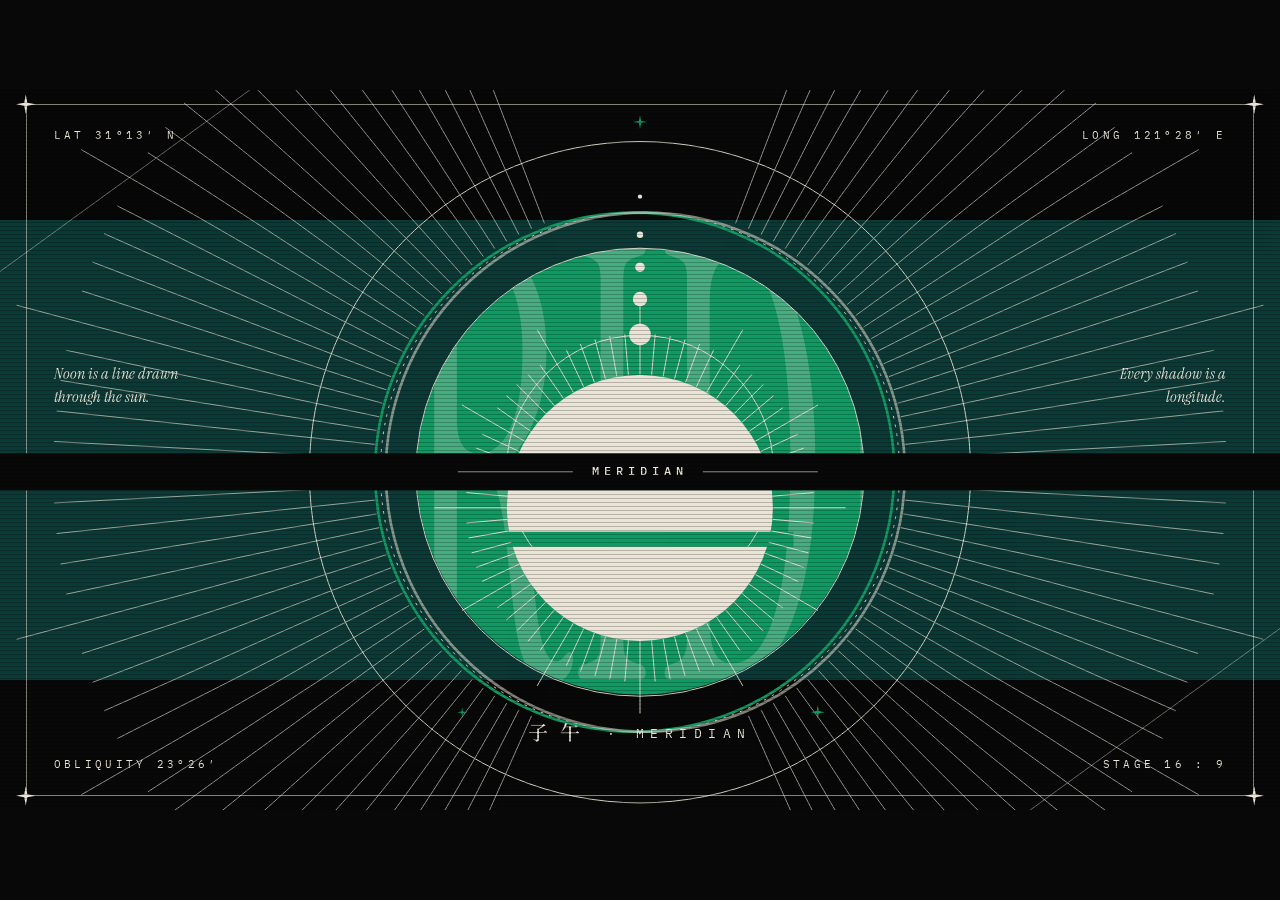
<file: examples/icon-center.html>
<!doctype html>
<html lang="en">
<head>
<meta charset="utf-8">
<meta name="viewport" content="width=device-width, initial-scale=1">
<title>Meridian · KCL example · Icon Center</title>
<link rel="preconnect" href="https://fonts.googleapis.com">
<link href="https://fonts.googleapis.com/css2?family=Instrument+Serif:ital@0;1&family=IBM+Plex+Mono:wght@400;500&display=swap" rel="stylesheet">
<link href="https://fonts.googleapis.com/css2?family=Noto+Serif+SC:wght@500&text=子午正影线&display=swap" rel="stylesheet">
<style>
  /* KCL example: Icon Center, Duotone mode. Tension: a solar disk held by a surveyor's wheel. */
  :root {
    --paper: #e9e4d6;
    --ink: #070807;
    --signal: #0e9a62;
    --signal-2: #0b3a36;
    --ghost: color-mix(in oklab, var(--paper) 14%, transparent);
    --display: "Instrument Serif", "Liberation Serif", "Times New Roman", serif;
    --text: "IBM Plex Mono", "DejaVu Sans Mono", monospace;
    --cjk: "Noto Serif SC", "Noto Serif CJK SC", serif;
  }
  * { box-sizing: border-box; }
  html, body { height: 100%; }
  body { margin: 0; background: var(--ink); color: var(--paper); font-family: var(--text); display: grid; place-items: center; }

  /* Fixed 16:9 stage, letterboxed (archetype 2). */
  .stage { position: relative; width: min(100vw, calc(100vh * 16 / 9)); aspect-ratio: 16 / 9; overflow: hidden; background: var(--ink); }
  .stage > * { position: absolute; inset: 0; }
  .l-plane { z-index: 1; }
  .l-type-plane { z-index: 2; }
  .l-subject { z-index: 3; }
  .l-system { z-index: 4; pointer-events: none; }
  .l-signal { z-index: 5; pointer-events: none; }
  .l-type { z-index: 6; pointer-events: none; }
  .l-overlay { z-index: 7; pointer-events: none; }
  .stage svg.full { position: absolute; inset: 0; width: 100%; height: 100%; }

  /* Plane layer: duotone ground band, frame, container, label bar. */
  .band-2 { position: absolute; left: 0; right: 0; top: 18%; height: 64%; background: var(--signal-2); }
  .frame { position: absolute; inset: 2% 2%; border: 1px solid var(--paper); opacity: 0.55; }
  .container { position: absolute; left: 50%; top: 53%; width: 34.9%; aspect-ratio: 1; translate: -50% -50%; border-radius: 50%; background: var(--signal); }
  .label-bar { position: absolute; left: 0; right: 0; top: 53%; height: 5.2%; translate: 0 -50%; background: var(--ink); }
  .label-bar span { position: absolute; left: 50%; top: 50%; translate: -50% -50%; font: 500 12px/1 var(--text); letter-spacing: 0.42em; text-transform: uppercase; color: var(--paper); white-space: nowrap; }
  .label-bar span::before, .label-bar span::after { content: ""; position: absolute; top: 50%; width: 9vw; max-width: 140px; height: 1px; background: var(--paper); opacity: 0.6; }
  .label-bar span::before { right: calc(100% + 1.6em); } .label-bar span::after { left: calc(100% + 1.2em); }

  /* Plane type inside the container only (clip), stretched 1.9× along Y, outlined. */
  .plane-type {
    position: absolute; left: 50%; top: 53%; translate: -50% -50%;
    font: 400 25vw/0.8 var(--display); letter-spacing: 0.02em; white-space: nowrap; user-select: none;
    transform: scaleY(1.9); color: color-mix(in oklab, var(--paper) 26%, transparent);
  }
  .l-type-plane { clip-path: circle(21.5% at 50% 53%); }

  /* Type roles. */
  .mark { position: absolute; font: 400 11px/1 var(--text); letter-spacing: 0.3em; text-transform: uppercase; white-space: nowrap; color: var(--paper); }
  .mark.tl { left: 4.2%; top: 5.6%; } .mark.tr { right: 4.2%; top: 5.6%; }
  .mark.bl { left: 4.2%; bottom: 5.6%; } .mark.br { right: 4.2%; bottom: 5.6%; }
  .title { position: absolute; left: 50%; bottom: 9.5%; translate: -50% 0; font: 400 13px/1 var(--text); letter-spacing: 0.5em; text-transform: uppercase; white-space: nowrap; }
  .title .cjk { font: 500 20px/1 var(--cjk); letter-spacing: 0.6em; vertical-align: -2px; }
  .voice { position: absolute; top: 41%; translate: 0 -50%; margin: 0; max-width: 20ch; font: italic 400 clamp(14px, 1.25vw, 19px)/1.45 var(--display); color: var(--paper); }
  .voice.left { left: 4.2%; text-align: left; } .voice.right { right: 4.2%; text-align: right; }

  /* Subject: the solar disk in two levels, paper disk and a line ghost above it. */
  .disk { position: absolute; left: 50%; top: 58%; width: 20.8%; aspect-ratio: 1; translate: -50% -50%; border-radius: 50%; background: var(--paper); }
  .disk-cut { position: absolute; left: 50%; top: 58%; width: 24%; height: 2.2%; translate: -50% 150%; background: var(--signal); }

  /* Overlay: scanlines. */
  .l-overlay { background: repeating-linear-gradient(0deg, transparent 0 3px, rgba(0,0,0,0.22) 3px 4px); }

  @media (max-aspect-ratio: 1/1) {
    .stage { width: 100vw; aspect-ratio: 4 / 5; }
    .fan { display: none; }
    .voice.left { top: auto; bottom: 16%; translate: 0; } .voice.right { top: auto; bottom: 16%; translate: 0; }
    .mark.tr, .mark.bl, .mark.br { display: none; }
    .l-type-plane { clip-path: circle(28% at 50% 53%); }
    .container { width: 70%; }
  }
  /* Motion (MOT): wheel rotates, burst breathes, split sways. Three systems, overlay still. */
  .wheel { transform-box: view-box; transform-origin: 720px 430px; animation: spin 240s linear infinite; }
  @keyframes spin { to { transform: rotate(1turn); } }
  .burst { transform-box: view-box; transform-origin: 720px 470px; animation: breathe 9s ease-in-out infinite; }
  @keyframes breathe { 50% { transform: scale(1.045); } }
  .split-a { animation: sway 7s ease-in-out infinite alternate; }
  .split-b { animation: sway 7s ease-in-out infinite alternate-reverse; animation-delay: -3.5s; }
  @keyframes sway { from { transform: translateX(-3px); } to { transform: translateX(5px); } }
  @media (prefers-reduced-motion: reduce) { .stage *, .band *, main * { animation-play-state: paused !important; } }

</style>
</head>
<body>
<main class="stage" aria-label="Meridian, a KCL composition">
  <div class="l-plane">
    <div class="band-2"></div>
    <div class="frame"></div>
    <div class="container"></div>
  </div>
  <div class="l-type-plane"><div class="plane-type">MERIDIAN</div></div>
  <div class="l-subject">
    <div class="disk"></div>
    <div class="disk-cut"></div>
    <svg class="full" viewBox="0 0 1440 810" preserveAspectRatio="xMidYMid slice" aria-hidden="true">
      <!-- Line ghost of the disk (second level), lifted 44px. -->
      <circle cx="720" cy="426" r="150" fill="none" stroke="var(--paper)" stroke-width="1"/>
      <g class="burst" stroke="var(--paper)" stroke-width="1" vector-effect="non-scaling-stroke">
  <line x1="870" y1="470" x2="951.28" y2="470"/>
  <line x1="869.43" y1="483.07" x2="915.25" y2="487.08"/>
  <line x1="867.72" y1="496.05" x2="913.02" y2="504.04"/>
  <line x1="864.89" y1="508.82" x2="909.32" y2="520.73"/>
  <line x1="860.95" y1="521.3" x2="904.18" y2="537.04"/>
  <line x1="855.95" y1="533.39" x2="897.64" y2="552.83"/>
  <line x1="849.9" y1="545" x2="920.29" y2="585.64"/>
  <line x1="842.87" y1="556.04" x2="880.55" y2="582.42"/>
  <line x1="834.91" y1="566.42" x2="870.14" y2="595.99"/>
  <line x1="826.07" y1="576.07" x2="858.59" y2="608.59"/>
  <line x1="816.42" y1="584.91" x2="845.99" y2="620.14"/>
  <line x1="806.04" y1="592.87" x2="832.42" y2="630.55"/>
  <line x1="795" y1="599.9" x2="835.64" y2="670.29"/>
  <line x1="783.39" y1="605.95" x2="802.83" y2="647.64"/>
  <line x1="771.3" y1="610.95" x2="787.04" y2="654.18"/>
  <line x1="758.82" y1="614.89" x2="770.73" y2="659.32"/>
  <line x1="746.05" y1="617.72" x2="754.04" y2="663.02"/>
  <line x1="733.07" y1="619.43" x2="737.08" y2="665.25"/>
  <line x1="720" y1="620" x2="720" y2="701.28"/>
  <line x1="706.93" y1="619.43" x2="702.92" y2="665.25"/>
  <line x1="693.95" y1="617.72" x2="685.96" y2="663.02"/>
  <line x1="681.18" y1="614.89" x2="669.27" y2="659.32"/>
  <line x1="668.7" y1="610.95" x2="652.96" y2="654.18"/>
  <line x1="656.61" y1="605.95" x2="637.17" y2="647.64"/>
  <line x1="645" y1="599.9" x2="604.36" y2="670.29"/>
  <line x1="633.96" y1="592.87" x2="607.58" y2="630.55"/>
  <line x1="623.58" y1="584.91" x2="594.01" y2="620.14"/>
  <line x1="613.93" y1="576.07" x2="581.41" y2="608.59"/>
  <line x1="605.09" y1="566.42" x2="569.86" y2="595.99"/>
  <line x1="597.13" y1="556.04" x2="559.45" y2="582.42"/>
  <line x1="590.1" y1="545" x2="519.71" y2="585.64"/>
  <line x1="584.05" y1="533.39" x2="542.36" y2="552.83"/>
  <line x1="579.05" y1="521.3" x2="535.82" y2="537.04"/>
  <line x1="575.11" y1="508.82" x2="530.68" y2="520.73"/>
  <line x1="572.28" y1="496.05" x2="526.98" y2="504.04"/>
  <line x1="570.57" y1="483.07" x2="524.75" y2="487.08"/>
  <line x1="570" y1="470" x2="488.72" y2="470"/>
  <line x1="570.57" y1="456.93" x2="524.75" y2="452.92"/>
  <line x1="572.28" y1="443.95" x2="526.98" y2="435.96"/>
  <line x1="575.11" y1="431.18" x2="530.68" y2="419.27"/>
  <line x1="579.05" y1="418.7" x2="535.82" y2="402.96"/>
  <line x1="584.05" y1="406.61" x2="542.36" y2="387.17"/>
  <line x1="590.1" y1="395" x2="519.71" y2="354.36"/>
  <line x1="597.13" y1="383.96" x2="559.45" y2="357.58"/>
  <line x1="605.09" y1="373.58" x2="569.86" y2="344.01"/>
  <line x1="613.93" y1="363.93" x2="581.41" y2="331.41"/>
  <line x1="623.58" y1="355.09" x2="594.01" y2="319.86"/>
  <line x1="633.96" y1="347.13" x2="607.58" y2="309.45"/>
  <line x1="645" y1="340.1" x2="604.36" y2="269.71"/>
  <line x1="656.61" y1="334.05" x2="637.17" y2="292.36"/>
  <line x1="668.7" y1="329.05" x2="652.96" y2="285.82"/>
  <line x1="681.18" y1="325.11" x2="669.27" y2="280.68"/>
  <line x1="693.95" y1="322.28" x2="685.96" y2="276.98"/>
  <line x1="706.93" y1="320.57" x2="702.92" y2="274.75"/>
  <line x1="720" y1="320" x2="720" y2="238.72"/>
  <line x1="733.07" y1="320.57" x2="737.08" y2="274.75"/>
  <line x1="746.05" y1="322.28" x2="754.04" y2="276.98"/>
  <line x1="758.82" y1="325.11" x2="770.73" y2="280.68"/>
  <line x1="771.3" y1="329.05" x2="787.04" y2="285.82"/>
  <line x1="783.39" y1="334.05" x2="802.83" y2="292.36"/>
  <line x1="795" y1="340.1" x2="835.64" y2="269.71"/>
  <line x1="806.04" y1="347.13" x2="832.42" y2="309.45"/>
  <line x1="816.42" y1="355.09" x2="845.99" y2="319.86"/>
  <line x1="826.07" y1="363.93" x2="858.59" y2="331.41"/>
  <line x1="834.91" y1="373.58" x2="870.14" y2="344.01"/>
  <line x1="842.87" y1="383.96" x2="880.55" y2="357.58"/>
  <line x1="849.9" y1="395" x2="920.29" y2="354.36"/>
  <line x1="855.95" y1="406.61" x2="897.64" y2="387.17"/>
  <line x1="860.95" y1="418.7" x2="904.18" y2="402.96"/>
  <line x1="864.89" y1="431.18" x2="909.32" y2="419.27"/>
  <line x1="867.72" y1="443.95" x2="913.02" y2="435.96"/>
  <line x1="869.43" y1="456.93" x2="915.25" y2="452.92"/>
</g>
    </svg>
  </div>
  <div class="l-system">
    <svg class="full" viewBox="0 0 1440 810" preserveAspectRatio="xMidYMid slice" aria-hidden="true">
      <defs>
        <clipPath id="wings"><polygon points="0,0 560,0 720,430 560,810 0,810"/><polygon points="1440,0 880,0 720,430 880,810 1440,810"/></clipPath>
      </defs>
      <g class="fan" clip-path="url(#wings)" opacity="0.7"><g class="radial" stroke="var(--paper)" stroke-width="1" vector-effect="non-scaling-stroke">
  <line x1="1020" y1="430" x2="1446" y2="430"/>
  <line x1="1019.59" y1="445.7" x2="1379.1" y2="464.54"/>
  <line x1="1018.36" y1="461.36" x2="1376.38" y2="498.99"/>
  <line x1="1016.31" y1="476.93" x2="1371.87" y2="533.25"/>
  <line x1="1013.44" y1="492.37" x2="1365.58" y2="567.22"/>
  <line x1="1009.78" y1="507.65" x2="1421.26" y2="617.9"/>
  <line x1="1005.32" y1="522.71" x2="1347.7" y2="633.95"/>
  <line x1="1000.07" y1="537.51" x2="1336.16" y2="666.52"/>
  <line x1="994.06" y1="552.02" x2="1322.94" y2="698.45"/>
  <line x1="987.3" y1="566.2" x2="1308.06" y2="729.63"/>
  <line x1="979.81" y1="580" x2="1348.73" y2="793"/>
  <line x1="971.6" y1="593.39" x2="1273.52" y2="789.46"/>
  <line x1="962.71" y1="606.34" x2="1253.95" y2="817.94"/>
  <line x1="953.14" y1="618.8" x2="1232.92" y2="845.35"/>
  <line x1="942.94" y1="630.74" x2="1210.48" y2="871.63"/>
  <line x1="932.13" y1="642.13" x2="1233.36" y2="943.36"/>
  <line x1="920.74" y1="652.94" x2="1161.63" y2="920.48"/>
  <line x1="908.8" y1="663.14" x2="1135.35" y2="942.92"/>
  <line x1="896.34" y1="672.71" x2="1107.94" y2="963.95"/>
  <line x1="883.39" y1="681.6" x2="1079.46" y2="983.52"/>
  <line x1="870" y1="689.81" x2="1083" y2="1058.73"/>
  <line x1="856.2" y1="697.3" x2="1019.63" y2="1018.06"/>
  <line x1="842.02" y1="704.06" x2="988.45" y2="1032.94"/>
  <line x1="827.51" y1="710.07" x2="956.52" y2="1046.16"/>
  <line x1="812.71" y1="715.32" x2="923.95" y2="1057.7"/>
  <line x1="797.65" y1="719.78" x2="907.9" y2="1131.26"/>
  <line x1="782.37" y1="723.44" x2="857.22" y2="1075.58"/>
  <line x1="766.93" y1="726.31" x2="823.25" y2="1081.87"/>
  <line x1="751.36" y1="728.36" x2="788.99" y2="1086.38"/>
  <line x1="735.7" y1="729.59" x2="754.54" y2="1089.1"/>
  <line x1="720" y1="730" x2="720" y2="1156"/>
  <line x1="704.3" y1="729.59" x2="685.46" y2="1089.1"/>
  <line x1="688.64" y1="728.36" x2="651.01" y2="1086.38"/>
  <line x1="673.07" y1="726.31" x2="616.75" y2="1081.87"/>
  <line x1="657.63" y1="723.44" x2="582.78" y2="1075.58"/>
  <line x1="642.35" y1="719.78" x2="532.1" y2="1131.26"/>
  <line x1="627.29" y1="715.32" x2="516.05" y2="1057.7"/>
  <line x1="612.49" y1="710.07" x2="483.48" y2="1046.16"/>
  <line x1="597.98" y1="704.06" x2="451.55" y2="1032.94"/>
  <line x1="583.8" y1="697.3" x2="420.37" y2="1018.06"/>
  <line x1="570" y1="689.81" x2="357" y2="1058.73"/>
  <line x1="556.61" y1="681.6" x2="360.54" y2="983.52"/>
  <line x1="543.66" y1="672.71" x2="332.06" y2="963.95"/>
  <line x1="531.2" y1="663.14" x2="304.65" y2="942.92"/>
  <line x1="519.26" y1="652.94" x2="278.37" y2="920.48"/>
  <line x1="507.87" y1="642.13" x2="206.64" y2="943.36"/>
  <line x1="497.06" y1="630.74" x2="229.52" y2="871.63"/>
  <line x1="486.86" y1="618.8" x2="207.08" y2="845.35"/>
  <line x1="477.29" y1="606.34" x2="186.05" y2="817.94"/>
  <line x1="468.4" y1="593.39" x2="166.48" y2="789.46"/>
  <line x1="460.19" y1="580" x2="91.27" y2="793"/>
  <line x1="452.7" y1="566.2" x2="131.94" y2="729.63"/>
  <line x1="445.94" y1="552.02" x2="117.06" y2="698.45"/>
  <line x1="439.93" y1="537.51" x2="103.84" y2="666.52"/>
  <line x1="434.68" y1="522.71" x2="92.3" y2="633.95"/>
  <line x1="430.22" y1="507.65" x2="18.74" y2="617.9"/>
  <line x1="426.56" y1="492.37" x2="74.42" y2="567.22"/>
  <line x1="423.69" y1="476.93" x2="68.13" y2="533.25"/>
  <line x1="421.64" y1="461.36" x2="63.62" y2="498.99"/>
  <line x1="420.41" y1="445.7" x2="60.9" y2="464.54"/>
  <line x1="420" y1="430" x2="-6" y2="430"/>
  <line x1="420.41" y1="414.3" x2="60.9" y2="395.46"/>
  <line x1="421.64" y1="398.64" x2="63.62" y2="361.01"/>
  <line x1="423.69" y1="383.07" x2="68.13" y2="326.75"/>
  <line x1="426.56" y1="367.63" x2="74.42" y2="292.78"/>
  <line x1="430.22" y1="352.35" x2="18.74" y2="242.1"/>
  <line x1="434.68" y1="337.29" x2="92.3" y2="226.05"/>
  <line x1="439.93" y1="322.49" x2="103.84" y2="193.48"/>
  <line x1="445.94" y1="307.98" x2="117.06" y2="161.55"/>
  <line x1="452.7" y1="293.8" x2="131.94" y2="130.37"/>
  <line x1="460.19" y1="280" x2="91.27" y2="67"/>
  <line x1="468.4" y1="266.61" x2="166.48" y2="70.54"/>
  <line x1="477.29" y1="253.66" x2="186.05" y2="42.06"/>
  <line x1="486.86" y1="241.2" x2="207.08" y2="14.65"/>
  <line x1="497.06" y1="229.26" x2="229.52" y2="-11.63"/>
  <line x1="507.87" y1="217.87" x2="206.64" y2="-83.36"/>
  <line x1="519.26" y1="207.06" x2="278.37" y2="-60.48"/>
  <line x1="531.2" y1="196.86" x2="304.65" y2="-82.92"/>
  <line x1="543.66" y1="187.29" x2="332.06" y2="-103.95"/>
  <line x1="556.61" y1="178.4" x2="360.54" y2="-123.52"/>
  <line x1="570" y1="170.19" x2="357" y2="-198.73"/>
  <line x1="583.8" y1="162.7" x2="420.37" y2="-158.06"/>
  <line x1="597.98" y1="155.94" x2="451.55" y2="-172.94"/>
  <line x1="612.49" y1="149.93" x2="483.48" y2="-186.16"/>
  <line x1="627.29" y1="144.68" x2="516.05" y2="-197.7"/>
  <line x1="642.35" y1="140.22" x2="532.1" y2="-271.26"/>
  <line x1="657.63" y1="136.56" x2="582.78" y2="-215.58"/>
  <line x1="673.07" y1="133.69" x2="616.75" y2="-221.87"/>
  <line x1="688.64" y1="131.64" x2="651.01" y2="-226.38"/>
  <line x1="704.3" y1="130.41" x2="685.46" y2="-229.1"/>
  <line x1="720" y1="130" x2="720" y2="-296"/>
  <line x1="735.7" y1="130.41" x2="754.54" y2="-229.1"/>
  <line x1="751.36" y1="131.64" x2="788.99" y2="-226.38"/>
  <line x1="766.93" y1="133.69" x2="823.25" y2="-221.87"/>
  <line x1="782.37" y1="136.56" x2="857.22" y2="-215.58"/>
  <line x1="797.65" y1="140.22" x2="907.9" y2="-271.26"/>
  <line x1="812.71" y1="144.68" x2="923.95" y2="-197.7"/>
  <line x1="827.51" y1="149.93" x2="956.52" y2="-186.16"/>
  <line x1="842.02" y1="155.94" x2="988.45" y2="-172.94"/>
  <line x1="856.2" y1="162.7" x2="1019.63" y2="-158.06"/>
  <line x1="870" y1="170.19" x2="1083" y2="-198.73"/>
  <line x1="883.39" y1="178.4" x2="1079.46" y2="-123.52"/>
  <line x1="896.34" y1="187.29" x2="1107.94" y2="-103.95"/>
  <line x1="908.8" y1="196.86" x2="1135.35" y2="-82.92"/>
  <line x1="920.74" y1="207.06" x2="1161.63" y2="-60.48"/>
  <line x1="932.13" y1="217.87" x2="1233.36" y2="-83.36"/>
  <line x1="942.94" y1="229.26" x2="1210.48" y2="-11.63"/>
  <line x1="953.14" y1="241.2" x2="1232.92" y2="14.65"/>
  <line x1="962.71" y1="253.66" x2="1253.95" y2="42.06"/>
  <line x1="971.6" y1="266.61" x2="1273.52" y2="70.54"/>
  <line x1="979.81" y1="280" x2="1348.73" y2="67"/>
  <line x1="987.3" y1="293.8" x2="1308.06" y2="130.37"/>
  <line x1="994.06" y1="307.98" x2="1322.94" y2="161.55"/>
  <line x1="1000.07" y1="322.49" x2="1336.16" y2="193.48"/>
  <line x1="1005.32" y1="337.29" x2="1347.7" y2="226.05"/>
  <line x1="1009.78" y1="352.35" x2="1421.26" y2="242.1"/>
  <line x1="1013.44" y1="367.63" x2="1365.58" y2="292.78"/>
  <line x1="1016.31" y1="383.07" x2="1371.87" y2="326.75"/>
  <line x1="1018.36" y1="398.64" x2="1376.38" y2="361.01"/>
  <line x1="1019.59" y1="414.3" x2="1379.1" y2="395.46"/>
</g></g>
      <g class="wheel"><g class="rings" stroke="var(--paper)" stroke-width="1" vector-effect="non-scaling-stroke" fill="none">
  <circle class="ring" cx="720" cy="430" r="252"/>
  <circle class="ring" cx="720" cy="430" r="292" stroke-dasharray="3 7"/>
  <circle class="ring" cx="720" cy="430" r="372"/>
</g></g>
      <g opacity="0.5"><g class="construction" stroke="var(--paper)" stroke-width="1" vector-effect="non-scaling-stroke" fill="none">
  <line x1="-525.57" y1="586.03" x2="1277.07" y2="-723.66"/>
  <line x1="162.93" y1="1533.66" x2="1965.57" y2="223.97"/>
</g></g>
      <g class="rhythm" fill="var(--paper)">
  <circle cx="720" cy="120" r="2.4"/>
  <circle cx="720" cy="162.88" r="3.6"/>
  <circle cx="720" cy="199.35" r="5.4"/>
  <circle cx="720" cy="235.19" r="8.1"/>
  <circle cx="720" cy="275" r="12.15"/>
</g>
      <g class="marks" fill="var(--paper)">
  <path d="M29,5L30.71,14.29L40,16L30.71,17.71L29,27L27.29,17.71L18,16L27.29,14.29Z"/>
  <path d="M1411,5L1412.71,14.29L1422,16L1412.71,17.71L1411,27L1409.29,17.71L1400,16L1409.29,14.29Z"/>
  <path d="M29,783L30.71,792.29L40,794L30.71,795.71L29,805L27.29,795.71L18,794L27.29,792.29Z"/>
  <path d="M1411,783L1412.71,792.29L1422,794L1412.71,795.71L1411,805L1409.29,795.71L1400,794L1409.29,792.29Z"/>
</g>
    </svg>
  </div>
  <div class="l-signal">
    <svg class="full" viewBox="0 0 1440 810" preserveAspectRatio="xMidYMid slice" aria-hidden="true">
      <!-- The one soft element (TEX-2): chromatic split of the inner ring. -->
      <g fill="none" stroke-width="3">
        <circle class="split-a" cx="714" cy="430" r="292" stroke="var(--signal)"/>
        <circle class="split-b" cx="726" cy="430" r="292" stroke="var(--paper)" opacity="0.55"/>
      </g>
      <g class="marks" fill="var(--signal)">
  <path d="M720,28L721.24,34.76L728,36L721.24,37.24L720,44L718.76,37.24L712,36L718.76,34.76Z"/>
  <path d="M520,694.4L520.87,699.13L525.6,700L520.87,700.87L520,705.6L519.13,700.87L514.4,700L519.13,699.13Z"/>
  <path d="M920,692L921.24,698.76L928,700L921.24,701.24L920,708L918.76,701.24L912,700L918.76,698.76Z"/>
</g>
    </svg>
  </div>
  <div class="l-plane" style="z-index:5"><div class="label-bar"><span>Meridian</span></div></div>
  <div class="l-type">
    <span class="mark tl">Lat 31°13′ N</span>
    <span class="mark tr">Long 121°28′ E</span>
    <span class="mark bl">Obliquity 23°26′</span>
    <span class="mark br">Stage 16 : 9</span>
    <p class="voice left">Noon is a line drawn through the sun.</p>
    <p class="voice right">Every shadow is a longitude.</p>
    <div class="title"><span class="cjk">子午</span> · Meridian</div>
  </div>
  <div class="l-overlay"></div>
</main>
</body>
</html>
</file>
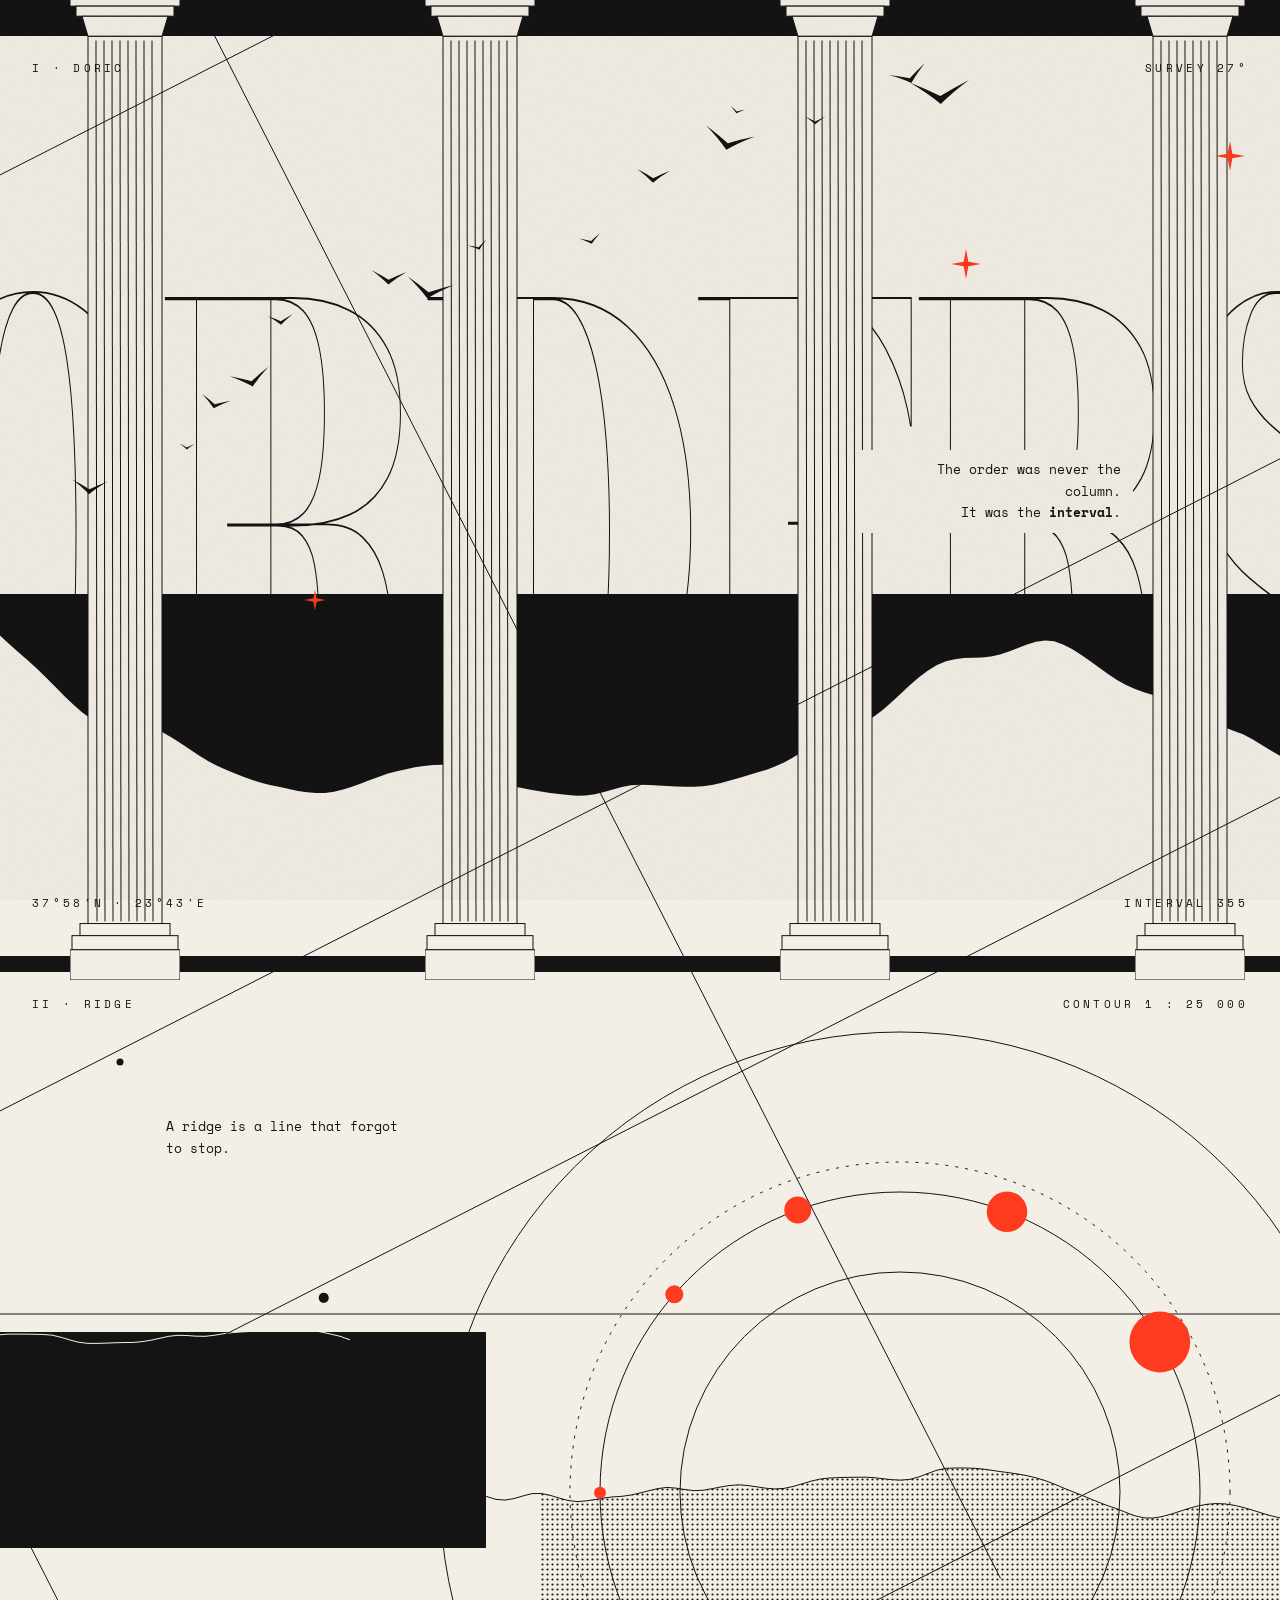
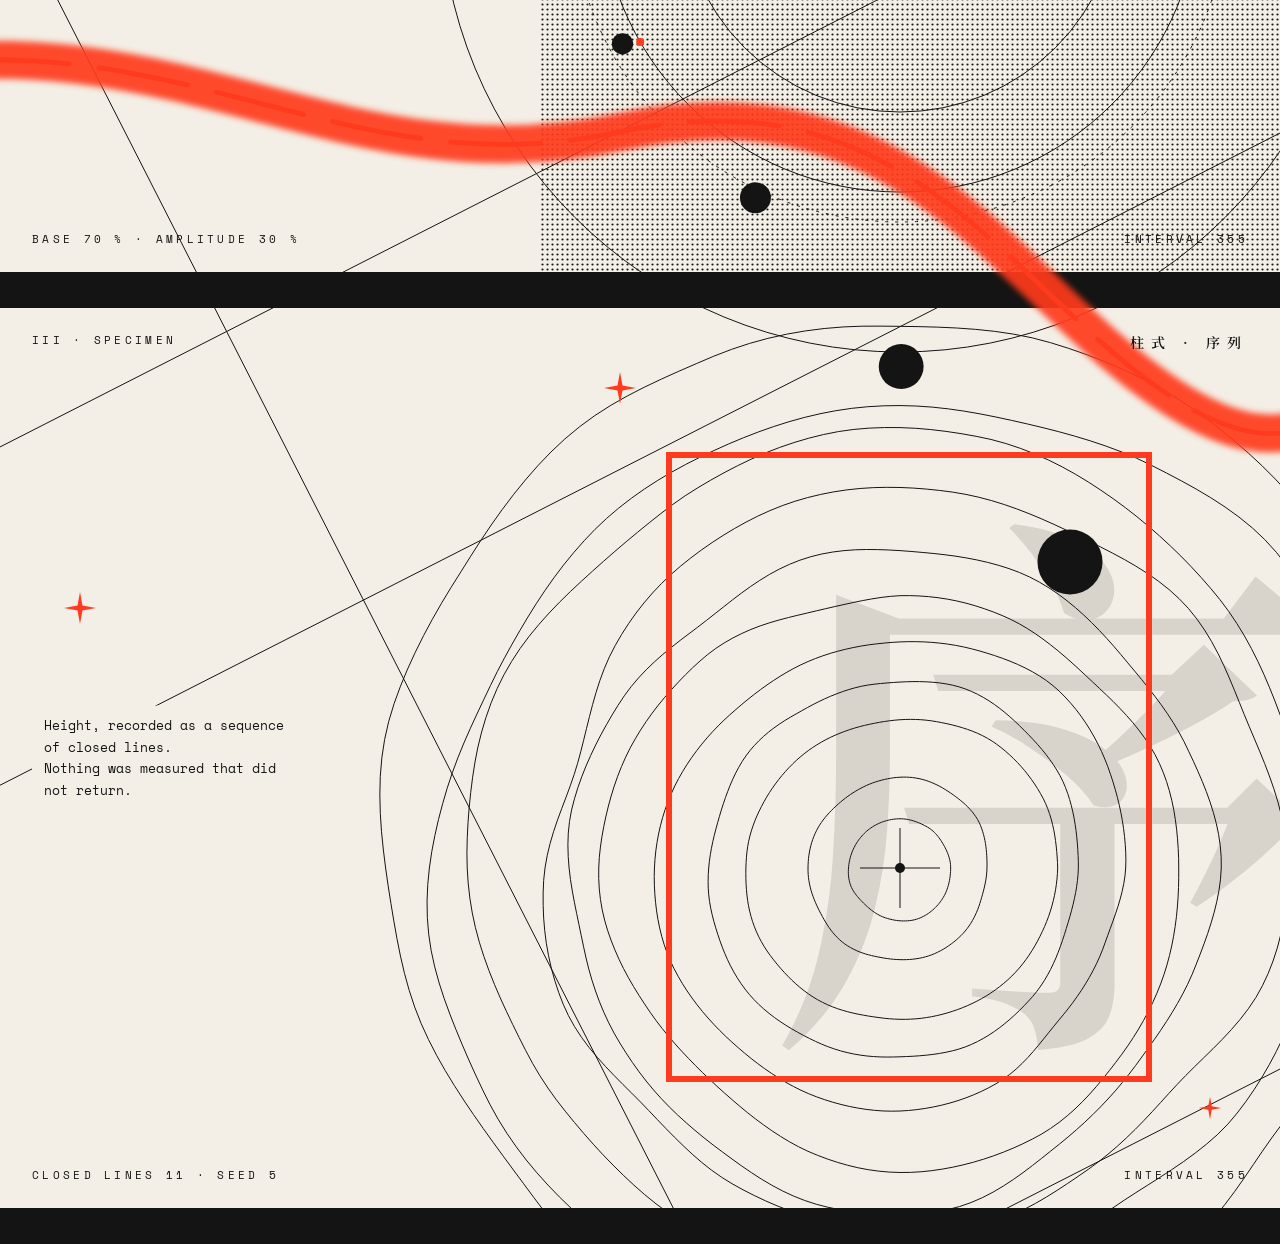
<file: examples/scroll-bands.html>
<!doctype html>
<html lang="en">
<head>
<meta charset="utf-8">
<meta name="viewport" content="width=device-width, initial-scale=1">
<title>Orders · KCL example · Scroll Bands</title>
<link rel="preconnect" href="https://fonts.googleapis.com">
<link href="https://fonts.googleapis.com/css2?family=Bodoni+Moda:opsz,wght@6..96,900&family=Space+Mono:wght@400;700&display=swap" rel="stylesheet">
<link href="https://fonts.googleapis.com/css2?family=Noto+Serif+SC:wght@600&text=序柱式列測量間隔&display=swap" rel="stylesheet">
<style>
  /* KCL example: Scroll Bands, Mono mode. Tension: classical orders measured by a 27° survey. */
  :root {
    --paper: #f3efe6;
    --ink: #141414;
    --signal: #ff3b1f;
    --ghost: color-mix(in oklab, var(--ink) 12%, transparent);
    --display: "Bodoni Moda", "Liberation Serif", "Times New Roman", serif;
    --text: "Space Mono", "DejaVu Sans Mono", monospace;
    --cjk: "Noto Serif SC", "Noto Serif CJK SC", serif;
  }
  * { box-sizing: border-box; }
  html { background: var(--paper); }
  body { margin: 0; color: var(--ink); font-family: var(--text); overflow-x: hidden; }
  .page { position: relative; }

  /* Layers (SKL-1). Bands have no background so System layers may cross the bars. */
  .bar { position: relative; z-index: 1; height: 4vh; background: var(--ink); }
  .band { position: relative; height: 100vh; min-height: 680px; }
  .band > .l-plane { position: absolute; inset: 0; z-index: 1; overflow: hidden; pointer-events: none; }
  .band > .l-type-plane { position: absolute; inset: 0; z-index: 2; overflow: hidden; pointer-events: none; }
  .band > .l-subject { position: absolute; inset: 0; z-index: 3; }
  .band > .l-system { position: absolute; inset: 0; z-index: 4; pointer-events: none; }
  .band > .l-signal { position: absolute; inset: 0; z-index: 5; pointer-events: none; }
  .band > .l-type { position: absolute; inset: 0; z-index: 6; pointer-events: none; }
  .band svg.stage { position: absolute; inset: 0; width: 100%; height: 100%; overflow: visible; }
  .l-overlay { position: fixed; inset: 0; z-index: 9; pointer-events: none; opacity: 0.55; }

  /* Plane type (TYP-1): one per page, stretched 1.8× along Y, outlined, clipped by the band. */
  .plane-type {
    position: absolute; left: 50%; top: 56%; translate: -50% -50%;
    font: 900 27vw/0.8 var(--display); letter-spacing: -0.03em;
    transform: scaleY(1.8); white-space: nowrap; user-select: none;
    color: transparent; -webkit-text-stroke: 1px var(--ink);
  }
  .plane-cjk {
    position: absolute; right: -4vw; top: 50%; translate: 0 -50%;
    font: 600 44vw/1 var(--cjk); color: var(--ghost); user-select: none;
  }

  /* Mark type (TYP-1, LAY-4): corners at one inset. */
  .mark { position: absolute; font: 400 11px/1 var(--text); letter-spacing: 0.3em; text-transform: uppercase; white-space: nowrap; }
  .mark.tl { left: 2.5vw; top: 3vh; } .mark.tr { right: 2.5vw; top: 3vh; }
  .mark.bl { left: 2.5vw; bottom: 3vh; } .mark.br { right: 2.5vw; bottom: 3vh; }
  .mark.v { writing-mode: vertical-rl; }
  .mark.cjk { font: 600 14px/1 var(--cjk); letter-spacing: 0.5em; }

  /* Voice type (TYP-1, LAY-2): one or two sentences in the quiet zone. */
  .voice { position: absolute; max-width: 34ch; margin: 0; padding: 0.7em 0.9em; background: var(--paper); font: 400 clamp(13px, 1.05vw, 16px)/1.6 var(--text); }
  .voice b { font-weight: 700; }

  /* Subjects on the no-asset path: columns, ridge, contours. */
  .columns use { fill: var(--paper); stroke: var(--ink); }
  .signal-frame { position: absolute; border: 6px solid var(--signal); }
  .ribbon { filter: url(#soft); }

  @media (max-width: 900px) {
    .bar { height: 2vh; }
    .band { min-height: 560px; }
    .mark.bl, .mark.br { display: none; }
    .voice { max-width: 28ch; }
    .plane-type { font-size: 32vw; }
  }
  /* Motion (MOT): one settle at load, then loops. Per band at most three systems plus the overlay. */
  @media (prefers-reduced-motion: no-preference) {
    .draw .construction line { stroke-dasharray: 2400; stroke-dashoffset: 2400; animation: draw 2.8s linear forwards; }
    @keyframes draw { to { stroke-dashoffset: 0; } }
  }
  .flock { animation: drift 47s ease-in-out infinite alternate; }
  @keyframes drift { to { transform: translate(22px, -10px); } }
  .rings { transform-box: view-box; transform-origin: 980px 520px; animation: spin 180s linear infinite; }
  @keyframes spin { to { transform: rotate(1turn); } }
  .ribbon-core { stroke-dasharray: 90 30; animation: flow 11s linear infinite; }
  @keyframes flow { to { stroke-dashoffset: -240; } }
  .contours { transform-box: view-box; transform-origin: 980px 560px; animation: spin 320s linear infinite reverse; }
  .marks path { transform-box: fill-box; transform-origin: center; animation: twinkle 2.9s ease-in-out infinite; animation-delay: calc(var(--i, 0) * -0.9s); }
  @keyframes twinkle { 50% { transform: scale(0.72); opacity: 0.8; } }
  @media (prefers-reduced-motion: reduce) { .stage *, .band *, main * { animation-play-state: paused !important; } }

</style>
</head>
<body>
<svg width="0" height="0" aria-hidden="true" style="position:absolute">
  <defs>
    <pattern id="dotscreen" width="5" height="5" patternUnits="userSpaceOnUse"><circle cx="2.5" cy="2.5" r="1.1" fill="var(--ink)"/></pattern>
    <filter id="soft" x="-20%" y="-50%" width="140%" height="200%"><feGaussianBlur stdDeviation="3"/></filter>
    <filter id="grain" x="0" y="0" width="100%" height="100%">
      <feTurbulence type="fractalNoise" baseFrequency="0.92" numOctaves="2" stitchTiles="stitch" seed="1"><animate attributeName="seed" values="1;5;2;7;3;8;4;6" dur="0.8s" calcMode="discrete" repeatCount="indefinite"/></feTurbulence>
      <feColorMatrix type="matrix" values="0 0 0 0 0  0 0 0 0 0  0 0 0 0 0  0 0 0 0.10 0"/>
    </filter>
    <!-- Doric column, 110 × 980, used four times. Fluting as hairlines; capital and base as stacked planes. -->
    <symbol id="column" viewBox="0 0 110 980" preserveAspectRatio="none">
      <rect x="0" y="0" width="110" height="14"/>
      <rect x="6" y="14" width="98" height="10"/>
      <path d="M12,24 L98,24 L92,44 L18,44 Z"/>
      <rect x="18" y="44" width="74" height="880"/>
      <g stroke-width="1" fill="none">
        <line x1="26" y1="48" x2="27" y2="922"/><line x1="34" y1="48" x2="35" y2="922"/><line x1="42" y1="48" x2="43" y2="922"/>
        <line x1="50" y1="48" x2="51" y2="922"/><line x1="58" y1="48" x2="59" y2="922"/><line x1="66" y1="48" x2="67" y2="922"/>
        <line x1="74" y1="48" x2="75" y2="922"/><line x1="82" y1="48" x2="83" y2="922"/>
      </g>
      <rect x="10" y="924" width="90" height="12"/>
      <rect x="2" y="936" width="106" height="14"/>
      <rect x="0" y="950" width="110" height="30"/>
    </symbol>
  </defs>
</svg>

<main class="page">

  <!-- ═══ Band I · Hall ═══ -->
  <div class="bar"></div>
  <section class="band" id="hall">
    <div class="l-plane"><div style="position:absolute; left:0; right:0; top:62%; height:38%; background:var(--ink);"></div></div>
    <div class="l-type-plane"><div class="plane-type">ORDERS</div></div>
    <div class="l-subject">
      <svg class="stage" viewBox="0 0 1440 900" preserveAspectRatio="xMidYMid slice" aria-hidden="true">
        <!-- Negative level (MAT-2): the ridge in paper, cut by the ink plane's top edge. -->
        <clipPath id="plane1"><rect x="-40" y="558" width="1520" height="362"/></clipPath>
        <g clip-path="url(#plane1)"><g class="ridge" fill="var(--paper)">
  <path d="M-20,920 L0,502.4 L9,505.62 L18,514.21 L27,526.49 L36,540.84 L45,555.71 L54,569.64 L63,581.43 L72,591.5 L81,600.48 L90,608.75 L99,616.68 L108,624.61 L117,632.85 L126,641.59 L135,650.62 L144,659.68 L153,668.32 L162,676.13 L171,682.77 L180,687.89 L189,690.77 L198,691.64 L207,691.4 L216,690.91 L225,691.07 L234,692.72 L243,696.56 L252,701.69 L261,707.49 L270,713.52 L279,719.48 L288,725.01 L297,729.79 L306,733.82 L315,737.58 L324,741.04 L333,744.16 L342,746.9 L351,749.22 L360,751.1 L369,752.99 L378,754.9 L387,756.34 L396,757.04 L405,756.88 L414,755.74 L423,753.52 L432,750.65 L441,747.41 L450,743.99 L459,740.64 L468,737.62 L477,735.2 L486,733.24 L495,731.36 L504,729.98 L513,729.1 L522,728.78 L531,729.28 L540,730.78 L549,733.42 L558,736.86 L567,740.69 L576,744.5 L585,747.9 L594,750.55 L603,752.35 L612,754.04 L621,755.59 L630,756.89 L639,758.01 L648,758.97 L657,759.68 L666,759.57 L675,758.21 L684,756.03 L693,753.49 L702,751.08 L711,749.35 L720,748.82 L729,749.04 L738,749.51 L747,750.03 L756,750.4 L765,750.68 L774,750.71 L783,750.19 L792,748.94 L801,747.04 L810,744.61 L819,741.89 L828,739.13 L837,736.59 L846,733.92 L855,730.52 L864,726.39 L873,721.55 L882,716.02 L891,710.12 L900,704.17 L909,699.35 L918,695.62 L927,692.44 L936,689.25 L945,685.45 L954,680.4 L963,673.66 L972,665.83 L981,657.43 L990,649.01 L999,641.18 L1008,634.52 L1017,629.1 L1026,625.37 L1035,623.18 L1044,622.11 L1053,621.73 L1062,621.48 L1071,620.6 L1080,618.6 L1089,615.5 L1098,611.89 L1107,608.41 L1116,605.71 L1125,604.44 L1134,605.26 L1143,608.44 L1152,613.06 L1161,618.7 L1170,624.97 L1179,631.51 L1188,637.97 L1197,644.01 L1206,649.05 L1215,653.03 L1224,656.28 L1233,659.07 L1242,661.71 L1251,664.46 L1260,667.67 L1269,671.89 L1278,676.82 L1287,681.99 L1296,687.01 L1305,691.48 L1314,695.03 L1323,698.35 L1332,703.05 L1341,708.53 L1350,714.11 L1359,719.21 L1368,723.27 L1377,725.78 L1386,725.79 L1395,723.1 L1404,718.55 L1413,713.09 L1422,707.74 L1431,703.67 L1440,701.89 L1460,920 Z"/>
</g></g>
        <g class="columns">
          <use href="#column" x="150" y="-44" width="110" height="988"/>
          <use href="#column" x="505" y="-44" width="110" height="988"/>
          <use href="#column" x="860" y="-44" width="110" height="988"/>
          <use href="#column" x="1215" y="-44" width="110" height="988"/>
        </g>
      </svg>
    </div>
    <div class="l-system">
      <svg class="stage draw" viewBox="0 0 1440 900" preserveAspectRatio="xMidYMid slice" aria-hidden="true">
        <g class="construction" stroke="var(--ink)" stroke-width="1" vector-effect="non-scaling-stroke" fill="none">
  <line x1="-550.86" y1="460.39" x2="1475.39" y2="-572.04"/>
  <line x1="-35.39" y1="1472.04" x2="1990.86" y2="439.61"/>
  <line x1="48.15" y1="-483.82" x2="1080.57" y2="1542.43"/>
</g>
        <g class="flock" fill="var(--ink)">
  <path d="M151.57,444.43 Q161.42,448.91 169.48,453.38 Q177.54,448.91 187.39,444.43 Q176.64,451.59 169.48,458.22 Q162.32,451.59 151.57,444.43 Z" transform="rotate(3.61 169.48 450.7)"/>
  <path d="M259.37,407.75 Q263.51,409.63 266.89,411.51 Q270.28,409.63 274.41,407.75 Q269.9,410.76 266.89,413.54 Q263.88,410.76 259.37,407.75 Z" transform="rotate(1.22 266.89 410.38)"/>
  <path d="M280.5,361.06 Q288.56,364.72 295.15,368.38 Q301.74,364.72 309.8,361.06 Q301.01,366.92 295.15,372.34 Q289.29,366.92 280.5,361.06 Z" transform="rotate(13.74 295.15 366.19)"/>
  <path d="M310.81,335.33 Q321.78,340.32 330.75,345.3 Q339.73,340.32 350.69,335.33 Q338.73,343.31 330.75,350.69 Q322.78,343.31 310.81,335.33 Z" transform="rotate(-13.57 330.75 342.31)"/>
  <path d="M347.89,279.01 Q354.89,282.19 360.62,285.38 Q366.35,282.19 373.35,279.01 Q365.71,284.1 360.62,288.81 Q355.53,284.1 347.89,279.01 Z" transform="rotate(-4.92 360.62 283.47)"/>
  <path d="M451.05,235.05 Q460.73,239.45 468.66,243.86 Q476.58,239.45 486.27,235.05 Q475.7,242.1 468.66,248.61 Q461.61,242.1 451.05,235.05 Z" transform="rotate(3.06 468.66 241.22)"/>
  <path d="M485.61,244.49 Q498.6,250.39 509.23,256.3 Q519.86,250.39 532.86,244.49 Q518.68,253.94 509.23,262.68 Q499.78,253.94 485.61,244.49 Z" transform="rotate(10.75 509.23 252.76)"/>
  <path d="M548.21,206.42 Q553.66,208.9 558.11,211.37 Q562.57,208.9 568.02,206.42 Q562.07,210.38 558.11,214.05 Q554.15,210.38 548.21,206.42 Z" transform="rotate(-17.75 558.11 209.89)"/>
  <path d="M659.88,199.67 Q665.77,202.35 670.6,205.03 Q675.42,202.35 681.32,199.67 Q674.89,203.96 670.6,207.93 Q666.31,203.96 659.88,199.67 Z" transform="rotate(-14.14 670.6 203.43)"/>
  <path d="M716.85,133.97 Q725.9,138.09 733.32,142.2 Q740.73,138.09 749.78,133.97 Q739.9,140.56 733.32,146.65 Q726.73,140.56 716.85,133.97 Z" transform="rotate(3.07 733.32 139.73)"/>
  <path d="M783.65,94.74 Q797.4,100.99 808.66,107.25 Q819.92,100.99 833.68,94.74 Q818.67,104.74 808.66,114 Q798.65,104.74 783.65,94.74 Z" transform="rotate(12.81 808.66 103.49)"/>
  <path d="M809.7,71.67 Q813.82,73.54 817.19,75.41 Q820.56,73.54 824.68,71.67 Q820.18,74.67 817.19,77.44 Q814.19,74.67 809.7,71.67 Z" transform="rotate(13.65 817.19 74.29)"/>
  <path d="M884.99,80.48 Q890.62,83.04 895.23,85.6 Q899.83,83.04 905.46,80.48 Q899.32,84.58 895.23,88.37 Q891.13,84.58 884.99,80.48 Z" transform="rotate(0.08 895.23 84.07)"/>
  <path d="M970.02,32.82 Q980.41,37.55 988.91,42.27 Q997.41,37.55 1007.8,32.82 Q996.46,40.38 988.91,47.37 Q981.35,40.38 970.02,32.82 Z" transform="rotate(-18.2 988.91 39.43)"/>
  <path d="M990.64,45.34 Q1006.84,52.71 1020.1,60.07 Q1033.36,52.71 1049.56,45.34 Q1031.89,57.13 1020.1,68.03 Q1008.31,57.13 990.64,45.34 Z" transform="rotate(-2.87 1020.1 55.65)"/>
</g>
      </svg>
    </div>
    <div class="l-signal">
      <svg class="stage" viewBox="0 0 1440 900" preserveAspectRatio="xMidYMid slice" aria-hidden="true">
        <g class="marks" fill="var(--signal)">
  <path style="--i:0" d="M1046,213L1048.33,225.67L1061,228L1048.33,230.33L1046,243L1043.67,230.33L1031,228L1043.67,225.67Z"/>
  <path style="--i:1" d="M395,553.5L396.63,562.37L405.5,564L396.63,565.63L395,574.5L393.37,565.63L384.5,564L393.37,562.37Z"/>
  <path style="--i:2" d="M1310,105L1312.33,117.67L1325,120L1312.33,122.33L1310,135L1307.67,122.33L1295,120L1307.67,117.67Z"/>
</g>
      </svg>
    </div>
    <div class="l-type">
      <span class="mark tl">I · Doric</span>
      <span class="mark tr">Survey 27°</span>
      <span class="mark bl">37°58′N · 23°43′E</span>
      <span class="mark br">Interval 355</span>
      <p class="voice" style="right: 11.5%; top: 46%; text-align:right;">The order was never the column.<br>It was the <b>interval</b>.</p>
    </div>
  </section>

  <!-- ═══ Band II · Ridge ═══ -->
  <div class="bar"></div>
  <section class="band" id="ridge">
    <div class="l-plane">
      <div style="position:absolute; left:0; top:40%; width:38%; height:24%; background:var(--ink);"></div>
    </div>
    <div class="l-subject">
      <svg class="stage" viewBox="0 0 1440 900" preserveAspectRatio="xMidYMid slice" aria-hidden="true">
        <!-- Two processing levels (MAT-2): silhouette, and the same ridge as a paper line inside the ink plane. -->
        <clipPath id="plane2"><rect x="-40" y="360" width="590" height="216"/></clipPath>
        <clipPath id="right2"><rect x="620" y="-40" width="900" height="980"/></clipPath>
        <g clip-path="url(#plane2)" stroke="var(--paper)" stroke-width="1" transform="translate(-120,-150)"><g class="ridge" fill="none">
  <path d="M-20,920 L0,517.09 L9,517.05 L18,516.93 L27,516.77 L36,516.61 L45,516.52 L54,516.84 L63,517.38 L72,517.89 L81,518.09 L90,517.87 L99,517.62 L108,517.5 L117,517.62 L126,518.05 L135,518.38 L144,518.51 L153,518.55 L162,518.61 L171,518.3 L180,516.75 L189,514.69 L198,512.93 L207,512.2 L216,512.1 L225,512.13 L234,512.26 L243,512.49 L252,513.13 L261,515.27 L270,517.99 L279,520.31 L288,521.39 L297,521.38 L306,521.12 L315,520.78 L324,520.54 L333,520.45 L342,519.63 L351,518.22 L360,516.21 L369,514.25 L378,513.3 L387,513.54 L396,514.17 L405,514.34 L414,513.29 L423,511.81 L432,510.68 L441,509.93 L450,509.51 L459,509.24 L468,508.36 L477,507.25 L486,506.41 L495,506.29 L504,507.15 L513,508.58 L522,510.19 L531,512.13 L540,514.28 L549,517.46 L558,521.11 L567,524.61 L576,527.38 L585,528.09 L594,526.56 L603,523.94 L612,521.64 L621,521.44 L630,523.28 L639,526 L648,528.47 L657,529.57 L666,528.92 L675,527.52 L684,525.98 L693,524.9 L702,524.32 L711,523.01 L720,520.96 L729,518.71 L738,516.55 L747,515.41 L756,516.11 L765,517.56 L774,518.61 L783,518.22 L792,516.71 L801,514.92 L810,513.44 L819,512.84 L828,513.54 L837,514.89 L846,516.23 L855,516.94 L864,516.4 L873,514.49 L882,511.87 L891,509.18 L900,507.06 L909,506.07 L918,505.61 L927,505.37 L936,505.27 L945,505.2 L954,505.66 L963,506.72 L972,507.71 L981,508.11 L990,507.33 L999,504.84 L1008,501.42 L1017,498.18 L1026,496.28 L1035,496.01 L1044,495.96 L1053,496.21 L1062,496.92 L1071,498.19 L1080,499.54 L1089,500.71 L1098,502.02 L1107,503.68 L1116,505.8 L1125,508.53 L1134,511.96 L1143,515.79 L1152,519.43 L1161,522.96 L1170,526.68 L1179,530.35 L1188,533.75 L1197,536.85 L1206,540.43 L1215,543.82 L1224,545.84 L1233,546.08 L1242,544.59 L1251,542.17 L1260,539.27 L1269,536.33 L1278,533.95 L1287,532.28 L1296,531.54 L1305,531.92 L1314,533.25 L1323,535.36 L1332,538.01 L1341,540.85 L1350,543.53 L1359,545.71 L1368,546.67 L1377,546.33 L1386,545.02 L1395,543.57 L1404,542.59 L1413,541.93 L1422,541.38 L1431,540.73 L1440,539.77 L1460,920 Z"/>
</g></g>
        <g stroke="var(--ink)" stroke-width="1"><g class="ridge" fill="none">
  <path d="M-20,920 L0,517.09 L9,517.05 L18,516.93 L27,516.77 L36,516.61 L45,516.52 L54,516.84 L63,517.38 L72,517.89 L81,518.09 L90,517.87 L99,517.62 L108,517.5 L117,517.62 L126,518.05 L135,518.38 L144,518.51 L153,518.55 L162,518.61 L171,518.3 L180,516.75 L189,514.69 L198,512.93 L207,512.2 L216,512.1 L225,512.13 L234,512.26 L243,512.49 L252,513.13 L261,515.27 L270,517.99 L279,520.31 L288,521.39 L297,521.38 L306,521.12 L315,520.78 L324,520.54 L333,520.45 L342,519.63 L351,518.22 L360,516.21 L369,514.25 L378,513.3 L387,513.54 L396,514.17 L405,514.34 L414,513.29 L423,511.81 L432,510.68 L441,509.93 L450,509.51 L459,509.24 L468,508.36 L477,507.25 L486,506.41 L495,506.29 L504,507.15 L513,508.58 L522,510.19 L531,512.13 L540,514.28 L549,517.46 L558,521.11 L567,524.61 L576,527.38 L585,528.09 L594,526.56 L603,523.94 L612,521.64 L621,521.44 L630,523.28 L639,526 L648,528.47 L657,529.57 L666,528.92 L675,527.52 L684,525.98 L693,524.9 L702,524.32 L711,523.01 L720,520.96 L729,518.71 L738,516.55 L747,515.41 L756,516.11 L765,517.56 L774,518.61 L783,518.22 L792,516.71 L801,514.92 L810,513.44 L819,512.84 L828,513.54 L837,514.89 L846,516.23 L855,516.94 L864,516.4 L873,514.49 L882,511.87 L891,509.18 L900,507.06 L909,506.07 L918,505.61 L927,505.37 L936,505.27 L945,505.2 L954,505.66 L963,506.72 L972,507.71 L981,508.11 L990,507.33 L999,504.84 L1008,501.42 L1017,498.18 L1026,496.28 L1035,496.01 L1044,495.96 L1053,496.21 L1062,496.92 L1071,498.19 L1080,499.54 L1089,500.71 L1098,502.02 L1107,503.68 L1116,505.8 L1125,508.53 L1134,511.96 L1143,515.79 L1152,519.43 L1161,522.96 L1170,526.68 L1179,530.35 L1188,533.75 L1197,536.85 L1206,540.43 L1215,543.82 L1224,545.84 L1233,546.08 L1242,544.59 L1251,542.17 L1260,539.27 L1269,536.33 L1278,533.95 L1287,532.28 L1296,531.54 L1305,531.92 L1314,533.25 L1323,535.36 L1332,538.01 L1341,540.85 L1350,543.53 L1359,545.71 L1368,546.67 L1377,546.33 L1386,545.02 L1395,543.57 L1404,542.59 L1413,541.93 L1422,541.38 L1431,540.73 L1440,539.77 L1460,920 Z"/>
</g></g>
        <g clip-path="url(#right2)" fill="url(#dotscreen)"><g class="ridge" fill="url(#dotscreen)">
  <path d="M-20,920 L0,517.09 L9,517.05 L18,516.93 L27,516.77 L36,516.61 L45,516.52 L54,516.84 L63,517.38 L72,517.89 L81,518.09 L90,517.87 L99,517.62 L108,517.5 L117,517.62 L126,518.05 L135,518.38 L144,518.51 L153,518.55 L162,518.61 L171,518.3 L180,516.75 L189,514.69 L198,512.93 L207,512.2 L216,512.1 L225,512.13 L234,512.26 L243,512.49 L252,513.13 L261,515.27 L270,517.99 L279,520.31 L288,521.39 L297,521.38 L306,521.12 L315,520.78 L324,520.54 L333,520.45 L342,519.63 L351,518.22 L360,516.21 L369,514.25 L378,513.3 L387,513.54 L396,514.17 L405,514.34 L414,513.29 L423,511.81 L432,510.68 L441,509.93 L450,509.51 L459,509.24 L468,508.36 L477,507.25 L486,506.41 L495,506.29 L504,507.15 L513,508.58 L522,510.19 L531,512.13 L540,514.28 L549,517.46 L558,521.11 L567,524.61 L576,527.38 L585,528.09 L594,526.56 L603,523.94 L612,521.64 L621,521.44 L630,523.28 L639,526 L648,528.47 L657,529.57 L666,528.92 L675,527.52 L684,525.98 L693,524.9 L702,524.32 L711,523.01 L720,520.96 L729,518.71 L738,516.55 L747,515.41 L756,516.11 L765,517.56 L774,518.61 L783,518.22 L792,516.71 L801,514.92 L810,513.44 L819,512.84 L828,513.54 L837,514.89 L846,516.23 L855,516.94 L864,516.4 L873,514.49 L882,511.87 L891,509.18 L900,507.06 L909,506.07 L918,505.61 L927,505.37 L936,505.27 L945,505.2 L954,505.66 L963,506.72 L972,507.71 L981,508.11 L990,507.33 L999,504.84 L1008,501.42 L1017,498.18 L1026,496.28 L1035,496.01 L1044,495.96 L1053,496.21 L1062,496.92 L1071,498.19 L1080,499.54 L1089,500.71 L1098,502.02 L1107,503.68 L1116,505.8 L1125,508.53 L1134,511.96 L1143,515.79 L1152,519.43 L1161,522.96 L1170,526.68 L1179,530.35 L1188,533.75 L1197,536.85 L1206,540.43 L1215,543.82 L1224,545.84 L1233,546.08 L1242,544.59 L1251,542.17 L1260,539.27 L1269,536.33 L1278,533.95 L1287,532.28 L1296,531.54 L1305,531.92 L1314,533.25 L1323,535.36 L1332,538.01 L1341,540.85 L1350,543.53 L1359,545.71 L1368,546.67 L1377,546.33 L1386,545.02 L1395,543.57 L1404,542.59 L1413,541.93 L1422,541.38 L1431,540.73 L1440,539.77 L1460,920 Z"/>
</g></g>
      </svg>
    </div>
    <div class="l-system">
      <svg class="stage draw" viewBox="0 0 1440 900" preserveAspectRatio="xMidYMid slice" aria-hidden="true">
        <g class="rings" stroke="var(--ink)" stroke-width="1" vector-effect="non-scaling-stroke" fill="none">
  <circle class="ring" cx="980" cy="520" r="220"/>
  <circle class="ring" cx="980" cy="520" r="300"/>
  <circle class="ring" cx="980" cy="520" r="330" stroke-dasharray="3 7"/>
  <circle class="ring" cx="980" cy="520" r="460"/>
</g>
        <g class="construction" stroke="var(--ink)" stroke-width="1" vector-effect="non-scaling-stroke" fill="none">
  <line x1="-550.86" y1="460.39" x2="1475.39" y2="-572.04"/>
  <line x1="-35.39" y1="1472.04" x2="1990.86" y2="439.61"/>
  <line x1="-288" y1="342" x2="1728" y2="342" stroke-dasharray="2 6"/>
</g>
        <g class="rhythm" fill="var(--ink)">
  <circle cx="200" cy="90" r="3.5"/>
  <circle cx="403.71" cy="325.87" r="5.08"/>
  <circle cx="557.78" cy="504.27" r="7.36"/>
  <circle cx="702.49" cy="671.83" r="10.67"/>
  <circle cx="835.44" cy="825.77" r="15.47"/>
  <circle cx="981.18" cy="994.53" r="22.43"/>
  <circle cx="1150" cy="1190" r="32.53"/>
</g>
      </svg>
    </div>
    <div class="l-signal">
      <svg class="stage" viewBox="0 0 1440 900" preserveAspectRatio="xMidYMid slice" aria-hidden="true">
        <g class="rhythm" fill="var(--signal)">
  <circle cx="720.19" cy="670" r="4"/>
  <circle cx="680" cy="520.69" r="6"/>
  <circle cx="754.31" cy="322.35" r="9"/>
  <circle cx="877.77" cy="237.95" r="13.5"/>
  <circle cx="1087.02" cy="239.74" r="20.25"/>
  <circle cx="1239.81" cy="370" r="30.38"/>
</g>
        <!-- The page's one soft element (TEX-2): a brush ribbon crossing the next bar. -->
        <path class="ribbon" d="M-60,700 C 260,640 420,820 700,760 S 1080,900 1230,1010 S 1420,1030 1520,960" fill="none" stroke="var(--signal)" stroke-width="38" stroke-linecap="round" opacity="0.92"/>
        <path class="ribbon-core" d="M-60,700 C 260,640 420,820 700,760 S 1080,900 1230,1010 S 1420,1030 1520,960" fill="none" stroke="var(--signal)" stroke-width="5" stroke-linecap="round"/>
      </svg>
    </div>
    <div class="l-type">
      <span class="mark tl">II · Ridge</span>
      <span class="mark tr">Contour 1 : 25 000</span>
      <span class="mark bl">Base 70 % · Amplitude 30 %</span>
      <span class="mark br">Interval 355</span>
      <p class="voice" style="left: 12%; top: 15%;">A ridge is a line that forgot to stop.</p>
    </div>
  </section>

  <!-- ═══ Band III · Specimen ═══ -->
  <div class="bar"></div>
  <section class="band" id="specimen">
    <div class="l-type-plane"><div class="plane-cjk">序</div></div>
    <div class="l-subject">
      <svg class="stage" viewBox="0 0 1440 900" preserveAspectRatio="xMidYMid slice" aria-hidden="true">
        <g class="contours" stroke="var(--ink)" stroke-width="1" vector-effect="non-scaling-stroke" fill="none">
  <path d="M1030.67,560 L1030.63,561.77 L1030.55,563.53 L1030.43,565.3 L1030.26,567.06 L1030.05,568.83 L1029.79,570.58 L1029.49,572.34 L1029.13,574.09 L1028.72,575.83 L1028.27,577.57 L1027.76,579.29 L1027.19,581.01 L1026.57,582.71 L1025.87,584.39 L1025.11,586.04 L1024.27,587.66 L1023.37,589.26 L1022.41,590.82 L1021.4,592.34 L1020.32,593.83 L1019.19,595.29 L1018.01,596.71 L1016.77,598.08 L1015.49,599.41 L1014.15,600.7 L1012.77,601.95 L1011.35,603.15 L1009.88,604.3 L1008.37,605.4 L1006.81,606.43 L1005.21,607.41 L1003.57,608.32 L1001.88,609.15 L1000.16,609.91 L998.41,610.59 L996.63,611.18 L994.82,611.69 L992.99,612.11 L991.14,612.43 L989.29,612.67 L987.42,612.83 L985.56,612.92 L983.7,612.95 L981.85,612.92 L980,612.81 L978.16,612.64 L976.33,612.41 L974.52,612.13 L972.72,611.78 L970.94,611.39 L969.17,610.94 L967.42,610.45 L965.69,609.91 L963.98,609.31 L962.3,608.64 L960.65,607.89 L959.03,607.09 L957.46,606.22 L955.91,605.3 L954.41,604.32 L952.95,603.29 L951.52,602.22 L950.13,601.11 L948.77,599.97 L947.44,598.8 L946.14,597.61 L944.86,596.39 L943.59,595.16 L942.34,593.91 L941.11,592.63 L939.89,591.33 L938.7,590.01 L937.53,588.65 L936.39,587.25 L935.3,585.81 L934.26,584.32 L933.29,582.78 L932.38,581.2 L931.56,579.57 L930.83,577.89 L930.21,576.18 L929.68,574.43 L929.25,572.65 L928.91,570.86 L928.66,569.05 L928.48,567.24 L928.38,565.43 L928.35,563.61 L928.4,561.8 L928.5,560 L928.67,558.21 L928.89,556.43 L929.17,554.66 L929.49,552.9 L929.88,551.16 L930.32,549.44 L930.81,547.74 L931.36,546.05 L931.96,544.39 L932.61,542.75 L933.32,541.14 L934.07,539.55 L934.88,537.99 L935.73,536.46 L936.64,534.96 L937.59,533.5 L938.59,532.07 L939.64,530.68 L940.73,529.32 L941.85,527.99 L943.01,526.69 L944.22,525.44 L945.47,524.24 L946.76,523.09 L948.1,521.98 L949.47,520.92 L950.88,519.92 L952.32,518.96 L953.79,518.05 L955.29,517.19 L956.81,516.39 L958.36,515.64 L959.94,514.94 L961.53,514.29 L963.15,513.7 L964.78,513.16 L966.43,512.68 L968.09,512.25 L969.77,511.87 L971.46,511.55 L973.15,511.28 L974.86,511.07 L976.57,510.92 L978.28,510.82 L980,510.77 L981.72,510.8 L983.43,510.9 L985.14,511.07 L986.84,511.31 L988.53,511.62 L990.21,511.98 L991.87,512.41 L993.51,512.89 L995.13,513.43 L996.74,514 L998.33,514.62 L999.91,515.29 L1001.47,515.99 L1003.01,516.73 L1004.54,517.49 L1006.06,518.29 L1007.57,519.13 L1009.03,520.04 L1010.44,521.03 L1011.81,522.09 L1013.12,523.21 L1014.38,524.4 L1015.59,525.63 L1016.74,526.92 L1017.85,528.24 L1018.9,529.61 L1019.91,531.01 L1020.87,532.43 L1021.8,533.88 L1022.7,535.35 L1023.56,536.84 L1024.4,538.34 L1025.21,539.87 L1025.99,541.42 L1026.72,543 L1027.41,544.6 L1028.05,546.22 L1028.63,547.88 L1029.15,549.55 L1029.61,551.25 L1029.99,552.97 L1030.29,554.71 L1030.5,556.47 L1030.62,558.23 Z"/>
  <path d="M1066.96,560 L1066.86,563.03 L1066.62,566.06 L1066.27,569.07 L1065.82,572.06 L1065.28,575.04 L1064.65,577.99 L1063.96,580.93 L1063.21,583.86 L1062.41,586.78 L1061.57,589.69 L1060.71,592.61 L1059.81,595.53 L1058.83,598.45 L1057.76,601.35 L1056.59,604.22 L1055.3,607.05 L1053.91,609.85 L1052.4,612.61 L1050.78,615.3 L1049.05,617.94 L1047.19,620.5 L1045.22,622.98 L1043.13,625.38 L1040.93,627.67 L1038.62,629.86 L1036.23,631.97 L1033.76,634 L1031.23,635.94 L1028.62,637.81 L1025.95,639.58 L1023.21,641.26 L1020.4,642.83 L1017.53,644.29 L1014.6,645.63 L1011.61,646.84 L1008.56,647.91 L1005.48,648.84 L1002.35,649.63 L999.19,650.28 L996.01,650.8 L992.82,651.2 L989.61,651.48 L986.41,651.64 L983.2,651.7 L980,651.66 L976.8,651.52 L973.62,651.29 L970.44,650.97 L967.27,650.56 L964.12,650.08 L960.97,649.52 L957.83,648.93 L954.69,648.28 L951.55,647.57 L948.41,646.78 L945.3,645.88 L942.22,644.87 L939.17,643.72 L936.16,642.45 L933.21,641.03 L930.33,639.48 L927.53,637.79 L924.82,635.95 L922.21,633.97 L919.72,631.83 L917.35,629.57 L915.11,627.2 L912.98,624.73 L910.96,622.16 L909.06,619.53 L907.26,616.83 L905.55,614.09 L903.92,611.31 L902.36,608.51 L900.86,605.69 L899.39,602.86 L897.97,600.01 L896.62,597.13 L895.33,594.21 L894.12,591.26 L892.99,588.27 L891.96,585.25 L891.02,582.19 L890.2,579.09 L889.5,575.96 L888.93,572.8 L888.49,569.62 L888.2,566.42 L888.04,563.21 L888.01,560 L888.08,556.79 L888.25,553.58 L888.53,550.39 L888.92,547.2 L889.43,544.03 L890.05,540.88 L890.8,537.76 L891.67,534.67 L892.67,531.62 L893.79,528.62 L895.04,525.67 L896.41,522.78 L897.92,519.97 L899.56,517.23 L901.31,514.57 L903.17,511.99 L905.12,509.49 L907.15,507.07 L909.27,504.74 L911.44,502.47 L913.66,500.27 L915.93,498.13 L918.24,496.04 L920.58,494.01 L922.97,492.04 L925.41,490.13 L927.9,488.29 L930.43,486.52 L933.01,484.81 L935.64,483.17 L938.32,481.6 L941.04,480.11 L943.8,478.7 L946.62,477.38 L949.48,476.16 L952.39,475.03 L955.34,474.01 L958.33,473.08 L961.34,472.23 L964.39,471.47 L967.46,470.8 L970.57,470.24 L973.69,469.78 L976.84,469.44 L980,469.21 L983.17,469.11 L986.35,469.14 L989.53,469.29 L992.71,469.59 L995.86,470.03 L999,470.61 L1002.11,471.33 L1005.18,472.19 L1008.2,473.2 L1011.18,474.33 L1014.11,475.58 L1016.98,476.94 L1019.8,478.39 L1022.57,479.94 L1025.29,481.56 L1027.96,483.25 L1030.58,485.01 L1033.17,486.82 L1035.72,488.68 L1038.24,490.59 L1040.72,492.57 L1043.14,494.61 L1045.51,496.74 L1047.79,498.96 L1049.99,501.27 L1052.09,503.68 L1054.06,506.19 L1055.9,508.8 L1057.58,511.52 L1059.09,514.34 L1060.4,517.25 L1061.55,520.22 L1062.57,523.24 L1063.47,526.28 L1064.24,529.34 L1064.9,532.41 L1065.46,535.5 L1065.91,538.58 L1066.27,541.66 L1066.55,544.74 L1066.76,547.81 L1066.91,550.87 L1067,553.92 L1067.04,556.96 Z"/>
  <path d="M1137.66,560 L1137.43,565.5 L1136.99,570.98 L1136.36,576.43 L1135.54,581.86 L1134.53,587.25 L1133.33,592.59 L1131.94,597.88 L1130.38,603.12 L1128.64,608.3 L1126.72,613.4 L1124.63,618.43 L1122.38,623.39 L1120.01,628.29 L1117.51,633.12 L1114.86,637.86 L1112.07,642.52 L1109.11,647.09 L1105.99,651.54 L1102.71,655.87 L1099.26,660.07 L1095.64,664.12 L1091.86,668.02 L1087.91,671.75 L1083.81,675.3 L1079.59,678.69 L1075.27,681.94 L1070.83,685.01 L1066.28,687.91 L1061.62,690.63 L1056.88,693.17 L1052.07,695.54 L1047.19,697.75 L1042.24,699.8 L1037.25,701.69 L1032.2,703.42 L1027.11,704.98 L1021.97,706.38 L1016.81,707.62 L1011.61,708.7 L1006.38,709.59 L1001.12,710.31 L995.85,710.84 L990.57,711.17 L985.28,711.33 L980,711.31 L974.72,711.12 L969.46,710.77 L964.21,710.25 L958.98,709.59 L953.75,708.87 L948.53,708.07 L943.31,707.17 L938.09,706.17 L932.88,705.03 L927.68,703.74 L922.51,702.28 L917.39,700.62 L912.33,698.75 L907.34,696.65 L902.45,694.32 L897.67,691.75 L893.02,688.95 L888.5,685.93 L884.12,682.73 L879.86,679.34 L875.75,675.79 L871.76,672.08 L867.91,668.24 L864.17,664.29 L860.54,660.24 L857.01,656.09 L853.59,651.84 L850.27,647.5 L847.1,643.04 L844.13,638.45 L841.36,633.72 L838.81,628.86 L836.51,623.89 L834.43,618.81 L832.59,613.65 L831,608.41 L829.65,603.11 L828.53,597.77 L827.64,592.39 L826.95,586.99 L826.45,581.58 L826.09,576.18 L825.88,570.78 L825.82,565.38 L825.89,560 L826.1,554.63 L826.44,549.26 L826.94,543.91 L827.68,538.59 L828.66,533.31 L829.87,528.09 L831.32,522.93 L833,517.85 L834.88,512.85 L836.94,507.93 L839.16,503.1 L841.52,498.34 L844.01,493.68 L846.65,489.1 L849.42,484.61 L852.33,480.22 L855.37,475.93 L858.53,471.75 L861.82,467.67 L865.24,463.7 L868.77,459.85 L872.43,456.12 L876.21,452.52 L880.11,449.07 L884.14,445.76 L888.28,442.61 L892.54,439.62 L896.9,436.8 L901.36,434.14 L905.9,431.65 L910.52,429.33 L915.22,427.18 L919.98,425.19 L924.79,423.35 L929.64,421.64 L934.54,420.09 L939.48,418.68 L944.45,417.43 L949.46,416.3 L954.48,415.26 L959.53,414.31 L964.6,413.48 L969.7,412.76 L974.84,412.18 L980,411.74 L985.19,411.47 L990.39,411.37 L995.61,411.45 L1000.84,411.71 L1006.07,412.16 L1011.29,412.81 L1016.49,413.65 L1021.69,414.62 L1026.89,415.7 L1032.08,416.9 L1037.27,418.24 L1042.45,419.74 L1047.59,421.41 L1052.69,423.29 L1057.72,425.39 L1062.66,427.72 L1067.48,430.3 L1072.17,433.14 L1076.69,436.25 L1081.05,439.57 L1085.3,443.05 L1089.43,446.68 L1093.43,450.46 L1097.3,454.38 L1101.04,458.43 L1104.64,462.62 L1108.09,466.94 L1111.39,471.37 L1114.55,475.93 L1117.55,480.59 L1120.39,485.35 L1123.05,490.23 L1125.46,495.24 L1127.59,500.37 L1129.47,505.6 L1131.11,510.9 L1132.52,516.27 L1133.71,521.68 L1134.71,527.12 L1135.53,532.58 L1136.19,538.05 L1136.72,543.53 L1137.15,549.01 L1137.49,554.5 Z"/>
  <path d="M1158.34,560 L1158.05,566.22 L1157.48,572.41 L1156.66,578.57 L1155.63,584.68 L1154.4,590.75 L1153,596.77 L1151.47,602.75 L1149.83,608.7 L1148.1,614.62 L1146.3,620.53 L1144.45,626.44 L1142.51,632.36 L1140.46,638.26 L1138.26,644.15 L1135.88,650 L1133.31,655.8 L1130.53,661.53 L1127.5,667.17 L1124.23,672.69 L1120.71,678.07 L1116.91,683.27 L1112.83,688.28 L1108.51,693.08 L1104.06,697.78 L1099.49,702.4 L1094.77,706.91 L1089.92,711.29 L1084.91,715.53 L1079.73,719.6 L1074.38,723.47 L1068.86,727.12 L1063.17,730.52 L1057.31,733.65 L1051.3,736.49 L1045.14,738.98 L1038.84,741.09 L1032.43,742.84 L1025.95,744.28 L1019.42,745.46 L1012.87,746.42 L1006.31,747.18 L999.74,747.77 L993.16,748.23 L986.58,748.56 L980,748.81 L973.4,748.99 L966.78,749.06 L960.14,748.93 L953.5,748.57 L946.85,747.98 L940.23,747.12 L933.63,745.98 L927.08,744.56 L920.59,742.86 L914.16,740.89 L907.82,738.65 L901.58,736.14 L895.44,733.37 L889.38,730.42 L883.38,727.35 L877.44,724.13 L871.57,720.76 L865.77,717.22 L860.08,713.49 L854.51,709.55 L849.08,705.4 L843.82,701.02 L838.76,696.4 L833.92,691.54 L829.33,686.43 L825.02,681.09 L820.99,675.53 L817.23,669.79 L813.74,663.89 L810.5,657.86 L807.52,651.71 L804.79,645.46 L802.27,639.13 L799.94,632.75 L797.78,626.32 L795.74,619.87 L793.86,613.38 L792.18,606.83 L790.73,600.23 L789.55,593.58 L788.73,586.88 L788.25,580.15 L788.1,573.42 L788.25,566.7 L788.69,560 L789.39,553.34 L790.32,546.74 L791.46,540.18 L792.79,533.69 L794.29,527.25 L795.94,520.88 L797.68,514.54 L799.48,508.24 L801.37,501.96 L803.37,495.71 L805.49,489.49 L807.75,483.31 L810.18,477.17 L812.81,471.1 L815.66,465.12 L818.76,459.25 L822.14,453.52 L825.84,448 L829.87,442.71 L834.2,437.66 L838.8,432.86 L843.63,428.31 L848.68,424.02 L853.92,419.97 L859.3,416.16 L864.81,412.56 L870.42,409.17 L876.08,405.93 L881.73,402.74 L887.39,399.59 L893.08,396.53 L898.84,393.61 L904.68,390.83 L910.6,388.23 L916.6,385.82 L922.68,383.59 L928.84,381.57 L935.07,379.78 L941.37,378.27 L947.75,377.08 L954.17,376.19 L960.61,375.53 L967.06,374.95 L973.52,374.45 L980,374.05 L986.5,373.76 L993.03,373.6 L999.59,373.61 L1006.17,373.82 L1012.76,374.23 L1019.35,374.89 L1025.91,375.85 L1032.43,377.14 L1038.87,378.81 L1045.19,380.89 L1051.36,383.37 L1057.38,386.2 L1063.23,389.35 L1068.91,392.79 L1074.41,396.48 L1079.73,400.4 L1084.88,404.51 L1089.88,408.77 L1094.73,413.16 L1099.45,417.65 L1104.07,422.21 L1108.62,426.81 L1113.07,431.5 L1117.42,436.27 L1121.64,441.15 L1125.72,446.15 L1129.62,451.3 L1133.32,456.58 L1136.79,462.03 L1140,467.63 L1142.89,473.39 L1145.43,479.32 L1147.65,485.36 L1149.61,491.47 L1151.32,497.64 L1152.8,503.85 L1154.07,510.09 L1155.14,516.33 L1156.02,522.59 L1156.74,528.84 L1157.32,535.08 L1157.77,541.32 L1158.1,547.55 L1158.35,553.77 Z"/>
  <path d="M1205.68,560 L1204.99,567.86 L1203.79,575.65 L1202.17,583.35 L1200.2,590.95 L1197.96,598.43 L1195.53,605.81 L1192.96,613.1 L1190.33,620.31 L1187.7,627.49 L1185.12,634.66 L1182.5,641.81 L1179.61,648.87 L1176.44,655.81 L1173.03,662.63 L1169.37,669.33 L1165.48,675.9 L1161.39,682.35 L1157.09,688.67 L1152.62,694.86 L1147.97,700.94 L1143.17,706.92 L1138.25,712.82 L1133.36,718.81 L1128.46,724.88 L1123.52,731.05 L1118.48,737.25 L1113.27,743.44 L1107.84,749.53 L1102.12,755.44 L1096.1,761.1 L1089.75,766.41 L1083.06,771.3 L1076.04,775.71 L1068.77,779.72 L1061.31,783.41 L1053.69,786.79 L1045.91,789.85 L1037.99,792.6 L1029.96,795.03 L1021.81,797.13 L1013.58,798.93 L1005.27,800.42 L996.9,801.62 L988.47,802.49 L980,803.02 L971.51,803.18 L963.01,802.96 L954.53,802.34 L946.08,801.37 L937.67,800.05 L929.32,798.41 L921.04,796.47 L912.84,794.22 L904.72,791.69 L896.69,788.88 L888.79,785.75 L881.03,782.28 L873.44,778.49 L866,774.4 L858.73,770.05 L851.61,765.46 L844.65,760.66 L837.84,755.67 L831.17,750.5 L824.63,745.16 L818.22,739.68 L811.89,734.08 L805.69,728.33 L799.63,722.4 L793.74,716.29 L788.01,710 L782.47,703.52 L777.12,696.85 L771.98,689.98 L767.09,682.92 L762.45,675.67 L758.09,668.23 L754.03,660.61 L750.32,652.8 L747.04,644.79 L744.18,636.62 L741.72,628.32 L739.65,619.93 L737.94,611.45 L736.58,602.92 L735.55,594.36 L734.82,585.77 L734.37,577.18 L734.22,568.58 L734.43,560 L734.96,551.44 L735.82,542.93 L737.02,534.46 L738.55,526.07 L740.41,517.75 L742.61,509.54 L745.17,501.45 L748.07,493.49 L751.28,485.68 L754.78,478.03 L758.63,470.56 L762.78,463.29 L767.19,456.21 L771.84,449.32 L776.72,442.64 L781.8,436.15 L787.07,429.87 L792.52,423.79 L798.13,417.9 L803.91,412.24 L809.85,406.8 L815.87,401.5 L821.92,396.31 L828.05,391.25 L834.27,386.33 L840.58,381.56 L847,376.94 L853.53,372.5 L860.18,368.24 L866.95,364.19 L873.85,360.37 L880.89,356.8 L888.07,353.52 L895.37,350.54 L902.78,347.83 L910.27,345.39 L917.84,343.21 L925.47,341.28 L933.15,339.58 L940.87,338.1 L948.64,336.85 L956.44,335.86 L964.27,335.07 L972.12,334.38 L980,333.91 L987.9,333.67 L995.83,333.66 L1003.77,333.89 L1011.71,334.36 L1019.66,335.09 L1027.59,336.08 L1035.51,337.35 L1043.4,338.9 L1051.25,340.73 L1059.05,342.81 L1066.82,345.1 L1074.58,347.57 L1082.3,350.25 L1089.98,353.17 L1097.57,356.36 L1105.05,359.88 L1112.38,363.73 L1119.52,367.97 L1126.41,372.6 L1133,377.66 L1139.24,383.15 L1145.1,389.03 L1150.7,395.16 L1156,401.53 L1161,408.12 L1165.7,414.91 L1170.12,421.87 L1174.23,428.99 L1178.06,436.24 L1181.59,443.61 L1184.84,451.08 L1187.81,458.64 L1190.51,466.28 L1193.01,473.94 L1195.31,481.63 L1197.4,489.36 L1199.28,497.12 L1200.94,504.91 L1202.37,512.73 L1203.57,520.58 L1204.53,528.44 L1205.25,536.33 L1205.71,544.22 L1205.91,552.11 Z"/>
  <path d="M1258.72,560 L1258.73,569.73 L1258.52,579.48 L1258.09,589.23 L1257.39,598.99 L1256.43,608.74 L1255.17,618.49 L1253.6,628.22 L1251.71,637.91 L1249.48,647.56 L1246.91,657.15 L1243.95,666.64 L1240.6,676.02 L1236.87,685.28 L1232.79,694.41 L1228.38,703.4 L1223.66,712.25 L1218.63,720.96 L1213.32,729.52 L1207.74,737.93 L1201.88,746.18 L1195.79,754.3 L1189.55,762.36 L1183.17,770.38 L1176.56,778.3 L1169.7,786.07 L1162.54,793.64 L1155.04,800.93 L1147.2,807.88 L1138.99,814.44 L1130.42,820.54 L1121.5,826.12 L1112.24,831.13 L1102.79,835.8 L1093.19,840.14 L1083.43,844.17 L1073.53,847.86 L1063.5,851.21 L1053.36,854.23 L1043.11,856.89 L1032.76,859.2 L1022.32,861.12 L1011.81,862.65 L1001.24,863.76 L990.63,864.38 L980,864.48 L969.38,864.08 L958.8,863.15 L948.29,861.69 L937.88,859.73 L927.58,857.26 L917.43,854.35 L907.44,851.02 L897.61,847.34 L887.95,843.29 L878.55,838.74 L869.4,833.74 L860.51,828.38 L851.86,822.72 L843.44,816.82 L835.24,810.74 L827.25,804.45 L819.46,798.02 L811.82,791.47 L804.32,784.86 L796.92,778.19 L789.64,771.41 L782.48,764.54 L775.43,757.55 L768.5,750.43 L761.68,743.19 L754.99,735.79 L748.47,728.22 L742.13,720.44 L736.01,712.46 L730.15,704.25 L724.49,695.86 L718.95,687.32 L713.58,678.62 L708.44,669.72 L703.57,660.61 L699.03,651.29 L694.83,641.77 L690.97,632.06 L687.54,622.16 L684.6,612.09 L682.23,601.85 L680.45,591.48 L679.28,581.03 L678.73,570.52 L678.74,560 L679.3,549.5 L680.41,539.05 L681.95,528.67 L683.8,518.37 L685.96,508.15 L688.41,498.02 L691.17,487.99 L694.24,478.06 L697.67,468.26 L701.47,458.62 L705.65,449.16 L710.23,439.89 L715.23,430.86 L720.57,422.06 L726.22,413.48 L732.17,405.14 L738.39,397.03 L744.87,389.16 L751.55,381.51 L758.41,374.06 L765.43,366.8 L772.63,359.74 L780.06,352.96 L787.74,346.47 L795.77,340.45 L804.17,334.95 L812.87,329.96 L821.81,325.47 L830.93,321.43 L840.22,317.89 L849.61,314.77 L859.05,312.01 L868.48,309.53 L877.87,307.23 L887.19,305.02 L896.44,302.84 L905.64,300.69 L914.82,298.57 L923.99,296.5 L933.19,294.5 L942.42,292.62 L951.72,290.91 L961.08,289.46 L970.51,288.35 L980,287.69 L989.51,287.61 L999.02,287.94 L1008.52,288.64 L1017.99,289.7 L1027.41,291.14 L1036.76,292.96 L1046.03,295.17 L1055.2,297.75 L1064.26,300.68 L1073.2,303.92 L1082.03,307.47 L1090.7,311.36 L1099.14,315.73 L1107.34,320.52 L1115.29,325.66 L1123.03,331.11 L1130.55,336.8 L1137.88,342.7 L1145.04,348.76 L1152.06,354.95 L1158.96,361.24 L1165.8,367.6 L1172.63,373.98 L1179.48,380.38 L1186.33,386.87 L1193.13,393.49 L1199.82,400.29 L1206.38,407.31 L1212.75,414.56 L1218.87,422.09 L1224.67,429.91 L1230.06,438.04 L1234.96,446.48 L1239.32,455.23 L1243.16,464.22 L1246.5,473.41 L1249.35,482.76 L1251.76,492.24 L1253.75,501.81 L1255.34,511.45 L1256.59,521.13 L1257.53,530.83 L1258.2,540.55 L1258.63,550.27 Z"/>
  <path d="M1301.27,560 L1300.49,571.19 L1299,582.31 L1296.87,593.3 L1294.22,604.16 L1291.15,614.86 L1287.73,625.41 L1284.06,635.81 L1280.2,646.08 L1276.24,656.25 L1272.15,666.33 L1267.65,676.22 L1262.76,685.9 L1257.55,695.37 L1252.05,704.65 L1246.32,713.76 L1240.4,722.71 L1234.32,731.54 L1228.14,740.28 L1221.86,748.96 L1215.52,757.63 L1209.01,766.2 L1202.26,774.63 L1195.26,782.91 L1188,791.01 L1180.48,798.93 L1172.73,806.68 L1164.74,814.27 L1156.52,821.7 L1148.08,828.98 L1139.41,836.11 L1130.57,843.17 L1121.6,850.33 L1112.46,857.5 L1103.07,864.6 L1093.37,871.49 L1083.34,878.06 L1072.96,884.18 L1062.21,889.72 L1051.11,894.54 L1039.69,898.53 L1028,901.55 L1016.14,903.83 L1004.16,905.47 L992.1,906.48 L980,906.92 L967.89,906.83 L955.79,906.24 L943.72,905.19 L931.7,903.68 L919.75,901.7 L907.89,899.24 L896.17,896.22 L884.67,892.46 L873.42,888.01 L862.47,882.91 L851.83,877.24 L841.48,871.12 L831.42,864.64 L821.6,857.91 L811.99,851 L802.53,844.01 L793.16,837 L783.97,829.81 L774.99,822.4 L766.21,814.79 L757.62,806.98 L749.28,798.92 L741.24,790.57 L733.53,781.93 L726.14,773.01 L719.09,763.84 L712.38,754.44 L705.98,744.83 L699.85,735.06 L694.07,725.08 L688.75,714.86 L683.88,704.43 L679.47,693.8 L675.5,683.03 L671.96,672.12 L668.81,661.11 L666.05,650.02 L663.61,638.89 L661.28,627.75 L658.96,616.61 L656.64,605.45 L654.39,594.22 L652.29,582.92 L650.48,571.51 L649.08,560 L648.19,548.41 L647.9,536.78 L648.29,525.14 L649.47,513.55 L651.56,502.09 L654.46,490.8 L657.87,479.69 L661.75,468.74 L666.04,457.99 L670.68,447.42 L675.65,437.04 L680.9,426.83 L686.4,416.8 L692.11,406.93 L698.08,397.23 L704.35,387.76 L711.14,378.65 L718.47,369.98 L726.24,361.74 L734.39,353.91 L742.81,346.44 L751.44,339.28 L760.2,332.39 L769.02,325.69 L777.83,319.06 L786.53,312.36 L795.14,305.56 L803.76,298.72 L812.47,291.9 L821.33,285.18 L830.4,278.64 L839.72,272.39 L849.33,266.51 L859.25,261.12 L869.47,256.33 L879.98,252.16 L890.74,248.72 L901.71,246.01 L912.83,244 L924.04,242.62 L935.28,241.81 L946.53,241.51 L957.74,241.6 L968.89,241.99 L980,242.62 L991.05,243.45 L1002.07,244.4 L1013.06,245.43 L1024.04,246.64 L1035,248.09 L1045.93,249.83 L1056.82,251.91 L1067.64,254.37 L1078.37,257.25 L1088.98,260.59 L1099.41,264.46 L1109.58,268.97 L1119.43,274.13 L1128.95,279.86 L1138.15,286.07 L1147.02,292.72 L1155.56,299.73 L1163.78,307.05 L1171.7,314.64 L1179.35,322.43 L1186.76,330.37 L1193.95,338.44 L1200.93,346.65 L1207.81,354.88 L1214.66,363.09 L1221.46,371.35 L1228.18,379.69 L1234.77,388.15 L1241.19,396.79 L1247.38,405.63 L1253.29,414.69 L1258.85,424 L1264,433.56 L1268.73,443.35 L1273.35,453.23 L1277.88,463.21 L1282.23,473.34 L1286.32,483.62 L1290.09,494.09 L1293.45,504.73 L1296.32,515.54 L1298.61,526.51 L1300.25,537.61 L1301.16,548.78 Z"/>
  <path d="M1367.23,560 L1367.25,573.52 L1366.63,587.04 L1365.33,600.5 L1363.35,613.88 L1360.65,627.12 L1357.22,640.18 L1353.05,653.01 L1348.11,665.56 L1342.43,677.76 L1335.86,689.52 L1328.35,700.74 L1320.11,711.43 L1311.36,721.61 L1302.27,731.35 L1293.01,740.71 L1283.73,749.79 L1274.59,758.7 L1265.68,767.56 L1257.09,776.49 L1248.78,785.53 L1240.54,794.6 L1232.29,803.64 L1223.89,812.56 L1215.29,821.32 L1206.46,829.89 L1197.37,838.21 L1187.98,846.26 L1178.29,853.98 L1168.3,861.34 L1158.06,868.4 L1147.71,875.41 L1137.2,882.31 L1126.48,888.99 L1115.5,895.38 L1104.25,901.37 L1092.7,906.86 L1080.86,911.75 L1068.74,915.93 L1056.39,919.39 L1043.85,922.13 L1031.18,924.15 L1018.41,925.48 L1005.6,926.17 L992.79,926.24 L980,925.77 L967.26,924.81 L954.59,923.42 L941.99,921.65 L929.48,919.46 L917.08,916.85 L904.79,913.84 L892.63,910.42 L880.61,906.62 L868.74,902.42 L857.04,897.82 L845.52,892.84 L834.19,887.49 L823.04,881.81 L812.11,875.75 L801.5,869.17 L791.31,861.97 L781.53,854.24 L772.15,846.08 L763.1,837.62 L754.29,828.99 L745.67,820.25 L737.19,811.44 L728.79,802.59 L720.34,793.8 L711.69,785.14 L702.95,776.46 L694.22,767.63 L685.6,758.58 L677.18,749.22 L669.1,739.5 L661.53,729.33 L654.6,718.71 L648.45,707.62 L643.15,696.1 L638.61,684.25 L634.68,672.2 L631.31,659.99 L628.52,647.63 L626.32,635.18 L624.72,622.65 L623.67,610.08 L623.16,597.51 L623.13,584.95 L623.67,572.44 L625,560 L627.17,547.68 L630.08,535.53 L633.6,523.59 L637.56,511.87 L641.8,500.37 L646.11,489.03 L650.27,477.79 L654.14,466.56 L657.61,455.25 L660.73,443.8 L663.65,432.19 L666.52,420.43 L669.47,408.54 L672.6,396.55 L676.04,384.51 L679.9,372.48 L684.31,360.55 L689.39,348.86 L695.21,337.5 L701.63,326.42 L708.58,315.61 L716.03,305.09 L723.99,294.9 L732.45,285.06 L741.39,275.63 L750.8,266.63 L760.65,258.09 L770.84,249.9 L781.32,242.05 L792.11,234.56 L803.15,227.4 L814.45,220.57 L826.01,214.12 L837.83,208.12 L849.92,202.62 L862.27,197.66 L874.85,193.3 L887.64,189.57 L900.6,186.44 L913.68,183.87 L926.86,181.88 L940.11,180.48 L953.4,179.64 L966.71,179.32 L980,179.48 L993.27,180.09 L1006.5,181.08 L1019.68,182.44 L1032.82,184.15 L1045.88,186.4 L1058.81,189.23 L1071.6,192.62 L1084.23,196.52 L1096.69,200.87 L1108.99,205.61 L1121.14,210.68 L1133.15,216.01 L1145.07,221.56 L1156.92,227.26 L1168.76,233.06 L1180.6,238.98 L1192.43,245.05 L1204.21,251.4 L1215.85,258.12 L1227.26,265.32 L1238.34,273.08 L1248.97,281.47 L1259.01,290.56 L1268.33,300.39 L1276.84,310.92 L1284.59,322.03 L1291.61,333.6 L1297.99,345.51 L1303.85,357.64 L1309.28,369.89 L1314.41,382.19 L1319.38,394.48 L1324.31,406.7 L1329.35,418.85 L1334.49,430.97 L1339.62,443.15 L1344.61,455.45 L1349.37,467.91 L1353.79,480.55 L1357.75,493.39 L1361.15,506.43 L1363.87,519.65 L1365.79,533.02 L1366.81,546.49 Z"/>
  <path d="M1388.71,560 L1389.51,574.3 L1390.24,588.69 L1390.72,603.17 L1390.78,617.73 L1390.25,632.34 L1388.95,646.93 L1386.75,661.41 L1383.49,675.7 L1379.08,689.67 L1374.03,703.41 L1368.56,716.99 L1362.65,730.37 L1356.27,743.52 L1349.42,756.42 L1342.1,769.06 L1334.3,781.39 L1326.02,793.39 L1317.22,805.01 L1307.84,816.13 L1297.58,826.48 L1286.61,836.07 L1275.22,845.09 L1263.53,853.61 L1251.66,861.71 L1239.7,869.5 L1227.75,877.11 L1215.87,884.65 L1204.12,892.27 L1192.53,900.12 L1181.04,908.2 L1169.5,916.4 L1157.81,924.57 L1145.88,932.57 L1133.62,940.22 L1120.96,947.28 L1107.88,953.58 L1094.39,958.94 L1080.52,963.18 L1066.37,966.35 L1052.05,968.62 L1037.63,970.07 L1023.19,970.89 L1008.76,971.25 L994.36,971.1 L980,970.47 L965.7,969.46 L951.46,968.18 L937.25,966.72 L923.1,964.85 L909.03,962.51 L895.03,959.74 L881.12,956.59 L867.28,953.11 L853.47,949.42 L839.68,945.52 L825.93,941.34 L812.23,936.81 L798.66,931.8 L785.37,926.05 L772.41,919.56 L759.83,912.34 L747.69,904.41 L736.01,895.82 L724.76,886.69 L713.89,877.14 L703.35,867.25 L693.07,857.13 L683.02,846.79 L673.25,836.2 L663.72,825.39 L654.4,814.39 L645.25,803.21 L636.35,791.79 L627.92,780 L619.98,767.86 L612.58,755.36 L605.73,742.55 L599.15,729.56 L592.7,716.48 L586.37,703.27 L580.25,689.89 L574.42,676.3 L568.93,662.49 L563.87,648.45 L559.33,634.18 L555.44,619.67 L552.27,604.96 L549.86,590.08 L548.18,575.08 L547.21,560 L546.91,544.88 L547.25,529.74 L548.03,514.6 L549.18,499.45 L550.72,484.31 L552.63,469.16 L554.99,454.03 L557.95,438.98 L561.61,424.06 L566,409.31 L571.15,394.81 L577.11,380.62 L583.93,366.82 L591.59,353.48 L600.03,340.62 L609.17,328.28 L618.9,316.44 L629.09,305.05 L639.64,294.08 L650.46,283.48 L661.46,273.19 L672.55,263.1 L683.69,253.16 L694.9,243.36 L706.21,233.71 L717.64,224.2 L729.19,214.79 L740.9,205.52 L752.83,196.45 L765.12,187.81 L777.83,179.77 L790.81,172.11 L804.03,164.76 L817.48,157.75 L831.19,151.16 L845.18,145.06 L859.43,139.53 L873.93,134.57 L888.65,130.23 L903.57,126.53 L918.66,123.54 L933.9,121.42 L949.24,120.12 L964.62,119.55 L980,119.6 L995.36,120.27 L1010.66,121.55 L1025.89,123.37 L1041.04,125.64 L1056.12,128.3 L1071.08,131.48 L1085.84,135.51 L1100.34,140.33 L1114.56,145.86 L1128.49,152.02 L1142.09,158.81 L1155.35,166.16 L1168.27,173.98 L1180.88,182.19 L1193.21,190.71 L1205.24,199.55 L1216.95,208.7 L1228.37,218.15 L1239.48,227.88 L1250.31,237.85 L1260.85,248.09 L1271.08,258.58 L1281.01,269.32 L1290.62,280.31 L1299.9,291.57 L1308.62,303.25 L1316.76,315.33 L1324.33,327.74 L1331.36,340.44 L1337.88,353.38 L1343.94,366.49 L1349.61,379.73 L1354.94,393.06 L1360.01,406.46 L1364.82,419.94 L1369.21,433.54 L1373.15,447.27 L1376.65,461.1 L1379.7,475.04 L1382.31,489.06 L1384.46,503.16 L1386.15,517.31 L1387.37,531.51 L1388.1,545.75 Z"/>
  <path d="M1465.11,560 L1464.57,576.92 L1463.18,593.79 L1461.01,610.56 L1458.11,627.19 L1454.52,643.67 L1450.27,659.96 L1445.42,676.04 L1439.98,691.9 L1433.89,707.48 L1426.73,722.6 L1418.64,737.22 L1409.82,751.37 L1400.47,765.08 L1390.77,778.41 L1380.89,791.45 L1370.99,804.31 L1361.2,817.12 L1351.66,830.03 L1342.43,843.16 L1333.39,856.53 L1324.24,869.96 L1314.8,883.31 L1304.93,896.48 L1294.54,909.33 L1283.53,921.73 L1271.82,933.51 L1259.36,944.51 L1246.18,954.63 L1232.44,963.98 L1218.24,972.64 L1203.69,980.69 L1188.84,988.19 L1173.76,995.19 L1158.48,1001.75 L1143.03,1007.91 L1127.43,1013.74 L1111.69,1019.27 L1095.77,1024.32 L1079.63,1028.74 L1063.29,1032.34 L1046.76,1035.04 L1030.12,1036.85 L1013.42,1037.86 L996.7,1038.14 L980,1037.74 L963.35,1036.7 L946.79,1034.91 L930.35,1032.4 L914.04,1029.33 L897.86,1025.82 L881.82,1021.91 L865.89,1017.67 L850.06,1013.14 L834.32,1008.35 L818.64,1003.34 L803.01,998.06 L787.53,992.29 L772.28,985.9 L757.27,978.9 L742.58,971.23 L728.29,962.82 L714.44,953.71 L701.05,943.94 L688.14,933.57 L675.7,922.65 L663.45,911.56 L651.28,900.4 L639.4,888.91 L627.9,877.03 L616.84,864.73 L606.26,852 L596.24,838.82 L586.83,825.2 L578.09,811.14 L570.05,796.68 L562.67,781.9 L555.64,766.97 L548.84,751.97 L542.29,736.84 L535.97,721.61 L529.92,706.24 L524.24,690.69 L519.13,674.91 L514.72,658.9 L511.18,642.67 L508.69,626.24 L507.33,609.68 L507.05,593.07 L507.76,576.49 L509.37,560 L511.78,543.65 L514.86,527.47 L518.49,511.49 L522.65,495.72 L527.2,480.16 L532.29,464.84 L537.89,449.77 L543.93,434.96 L550.33,420.39 L556.94,406.02 L563.66,391.79 L570.43,377.65 L577.31,363.59 L584.57,349.75 L592.14,336.07 L599.9,322.49 L607.92,309.03 L616.24,295.71 L624.92,282.58 L634.01,269.68 L643.55,257.06 L653.57,244.77 L664.06,232.83 L675.05,221.32 L686.63,210.38 L698.76,200.03 L711.36,190.25 L724.39,181.04 L737.77,172.36 L751.49,164.21 L765.49,156.56 L779.71,149.35 L794.11,142.48 L808.67,135.94 L823.41,129.76 L838.33,123.98 L853.44,118.64 L868.75,113.79 L884.24,109.48 L899.91,105.77 L915.73,102.71 L931.69,100.34 L947.74,98.72 L963.86,97.8 L980,97.57 L996.13,98.02 L1012.23,99.12 L1028.26,100.85 L1044.21,103.14 L1060.07,105.88 L1075.86,109.01 L1091.6,112.39 L1107.33,115.94 L1123.07,119.69 L1138.8,123.7 L1154.52,128.06 L1170.2,132.81 L1185.81,138.04 L1201.29,143.81 L1216.59,150.22 L1231.57,157.4 L1246.44,164.99 L1261.31,172.81 L1276.11,181 L1290.73,189.69 L1305.06,198.99 L1318.95,209.01 L1332.25,219.84 L1344.75,231.57 L1356.3,244.25 L1366.87,257.75 L1376.86,271.67 L1386.3,285.95 L1395.2,300.55 L1403.57,315.45 L1411.41,330.62 L1418.73,346.02 L1425.54,361.63 L1431.85,377.44 L1437.68,393.42 L1442.94,409.58 L1447.63,425.91 L1451.73,442.38 L1455.27,458.98 L1458.24,475.67 L1460.66,492.45 L1462.54,509.28 L1463.9,526.16 L1464.77,543.07 Z"/>
  <path d="M1480.46,560 L1481.58,577.52 L1482.65,595.15 L1483.41,612.91 L1483.61,630.78 L1483.02,648.7 L1481.41,666.58 L1478.59,684.31 L1474.36,701.76 L1468.72,718.79 L1461.96,735.42 L1454.32,751.64 L1446.01,767.48 L1437.22,783 L1428.13,798.27 L1418.88,813.38 L1409.6,828.44 L1400.4,843.56 L1391.31,858.83 L1382.15,874.19 L1372.91,889.69 L1363.59,905.38 L1353.99,921.15 L1343.96,936.9 L1333.39,952.48 L1322.17,967.78 L1310.18,982.61 L1297.32,996.76 L1283.59,1010.08 L1269.07,1022.61 L1253.87,1034.36 L1238.05,1045.31 L1221.67,1055.49 L1204.79,1064.88 L1187.46,1073.49 L1169.78,1081.43 L1151.82,1088.79 L1133.54,1095.45 L1114.94,1101.21 L1096.07,1106.07 L1077.01,1110.15 L1057.76,1113.29 L1038.37,1115.38 L1018.9,1116.32 L999.41,1115.94 L980,1114.11 L960.76,1110.98 L941.77,1106.71 L923.09,1101.43 L904.77,1095.3 L886.81,1088.52 L869.2,1081.27 L851.91,1073.74 L834.88,1066.08 L818.08,1058.34 L801.46,1050.54 L785.02,1042.59 L768.79,1034.38 L752.86,1025.72 L737.34,1016.38 L722.33,1006.3 L707.92,995.42 L694.21,983.69 L681.31,971.11 L669.01,958.05 L657.22,944.67 L645.89,931.07 L634.94,917.31 L624.31,903.48 L613.92,889.62 L603.66,875.79 L593.45,862 L583.29,848.22 L573.19,834.39 L563.19,820.45 L553.32,806.34 L543.66,792 L534.26,777.4 L525.18,762.5 L516.56,747.24 L508.53,731.6 L501.17,715.58 L494.72,699.15 L489.19,682.37 L484.47,665.33 L480.46,648.08 L476.98,630.69 L473.86,613.2 L470.95,595.6 L468.15,577.87 L465.62,560 L463.37,541.96 L461.53,523.75 L460.3,505.38 L459.83,486.89 L460.28,468.36 L461.83,449.86 L464.62,431.5 L468.72,413.39 L474.1,395.62 L480.48,378.19 L487.6,361.06 L495.32,344.21 L503.57,327.63 L512.32,311.33 L521.49,295.28 L531.04,279.46 L540.9,263.82 L550.74,248.12 L560.79,232.48 L571.22,216.99 L582.09,201.72 L593.44,186.7 L605.33,172.02 L617.81,157.75 L630.95,144.01 L644.82,130.99 L659.46,118.82 L674.83,107.57 L690.87,97.3 L707.43,87.89 L724.35,79.19 L741.52,71.04 L758.83,63.24 L776.24,55.69 L793.73,48.23 L811.49,41.39 L829.58,35.42 L847.95,30.36 L866.54,26.2 L885.3,22.93 L904.18,20.52 L923.13,18.95 L942.11,18.18 L961.08,18.14 L980,18.33 L998.9,18.64 L1017.82,19.15 L1036.76,20.01 L1055.7,21.36 L1074.63,23.35 L1093.48,26.13 L1112.19,29.83 L1130.63,34.71 L1148.83,40.41 L1166.83,46.7 L1184.6,53.59 L1202.12,61.1 L1219.34,69.27 L1236.22,78.13 L1252.69,87.69 L1268.7,97.98 L1284.18,109.03 L1299.25,120.59 L1313.96,132.55 L1328.26,144.96 L1342.11,157.84 L1355.46,171.2 L1368.25,185.07 L1380.44,199.44 L1391.95,214.34 L1402.7,229.75 L1412.86,245.51 L1422.54,261.5 L1431.73,277.73 L1440.4,294.19 L1448.51,310.89 L1456.05,327.82 L1462.96,344.97 L1469.21,362.34 L1474.76,379.92 L1479.07,397.84 L1481.78,416.12 L1483.16,434.55 L1483.47,452.98 L1483,471.31 L1482.07,489.44 L1481.01,507.34 L1480.17,525.02 L1479.93,542.54 Z"/>
</g>
      </svg>
    </div>
    <div class="l-system">
      <svg class="stage draw" viewBox="0 0 1440 900" preserveAspectRatio="xMidYMid slice" aria-hidden="true">
        <g class="construction" stroke="var(--ink)" stroke-width="1" vector-effect="non-scaling-stroke" fill="none">
  <line x1="-550.86" y1="460.39" x2="1475.39" y2="-572.04"/>
  <line x1="-35.39" y1="1472.04" x2="1990.86" y2="439.61"/>
  <line x1="48.15" y1="-483.82" x2="1080.57" y2="1542.43"/>
</g>
        <g fill="var(--ink)">
          <circle cx="980" cy="560" r="5"/>
          <path d="M980,520 V600 M940,560 H1020" stroke="var(--ink)" stroke-width="1"/>
        </g>
      </svg>
    </div>
    <div class="l-signal">
      <div class="signal-frame" style="left: 52%; top: 16%; width: 38%; height: 70%;"></div>
      <svg class="stage" viewBox="0 0 1440 900" preserveAspectRatio="xMidYMid slice" aria-hidden="true">
        <g class="marks" fill="var(--signal)">
  <path style="--i:0" d="M160,284L162.49,297.51L176,300L162.49,302.49L160,316L157.51,302.49L144,300L157.51,297.51Z"/>
  <path style="--i:1" d="M1290,788.8L1291.74,798.26L1301.2,800L1291.74,801.74L1290,811.2L1288.26,801.74L1278.8,800L1288.26,798.26Z"/>
  <path style="--i:2" d="M700,64L702.49,77.51L716,80L702.49,82.49L700,96L697.51,82.49L684,80L697.51,77.51Z"/>
</g>
      </svg>
    </div>
    <div class="l-type">
      <span class="mark tl">III · Specimen</span>
      <span class="mark tr cjk">柱式 · 序列</span>
      <span class="mark bl">Closed lines 11 · Seed 5</span>
      <span class="mark br">Interval 355</span>
      <p class="voice" style="left: 2.5vw; top: 50%; translate: 0 -50%;">Height, recorded as a sequence of closed lines.<br>Nothing was measured that did not return.</p>
    </div>
  </section>
  <div class="bar"></div>

</main>

<!-- One overlay for the page (TEX-1). -->
<svg class="l-overlay" aria-hidden="true" width="100%" height="100%"><rect width="100%" height="100%" filter="url(#grain)"/></svg>
</body>
</html>
</file>
